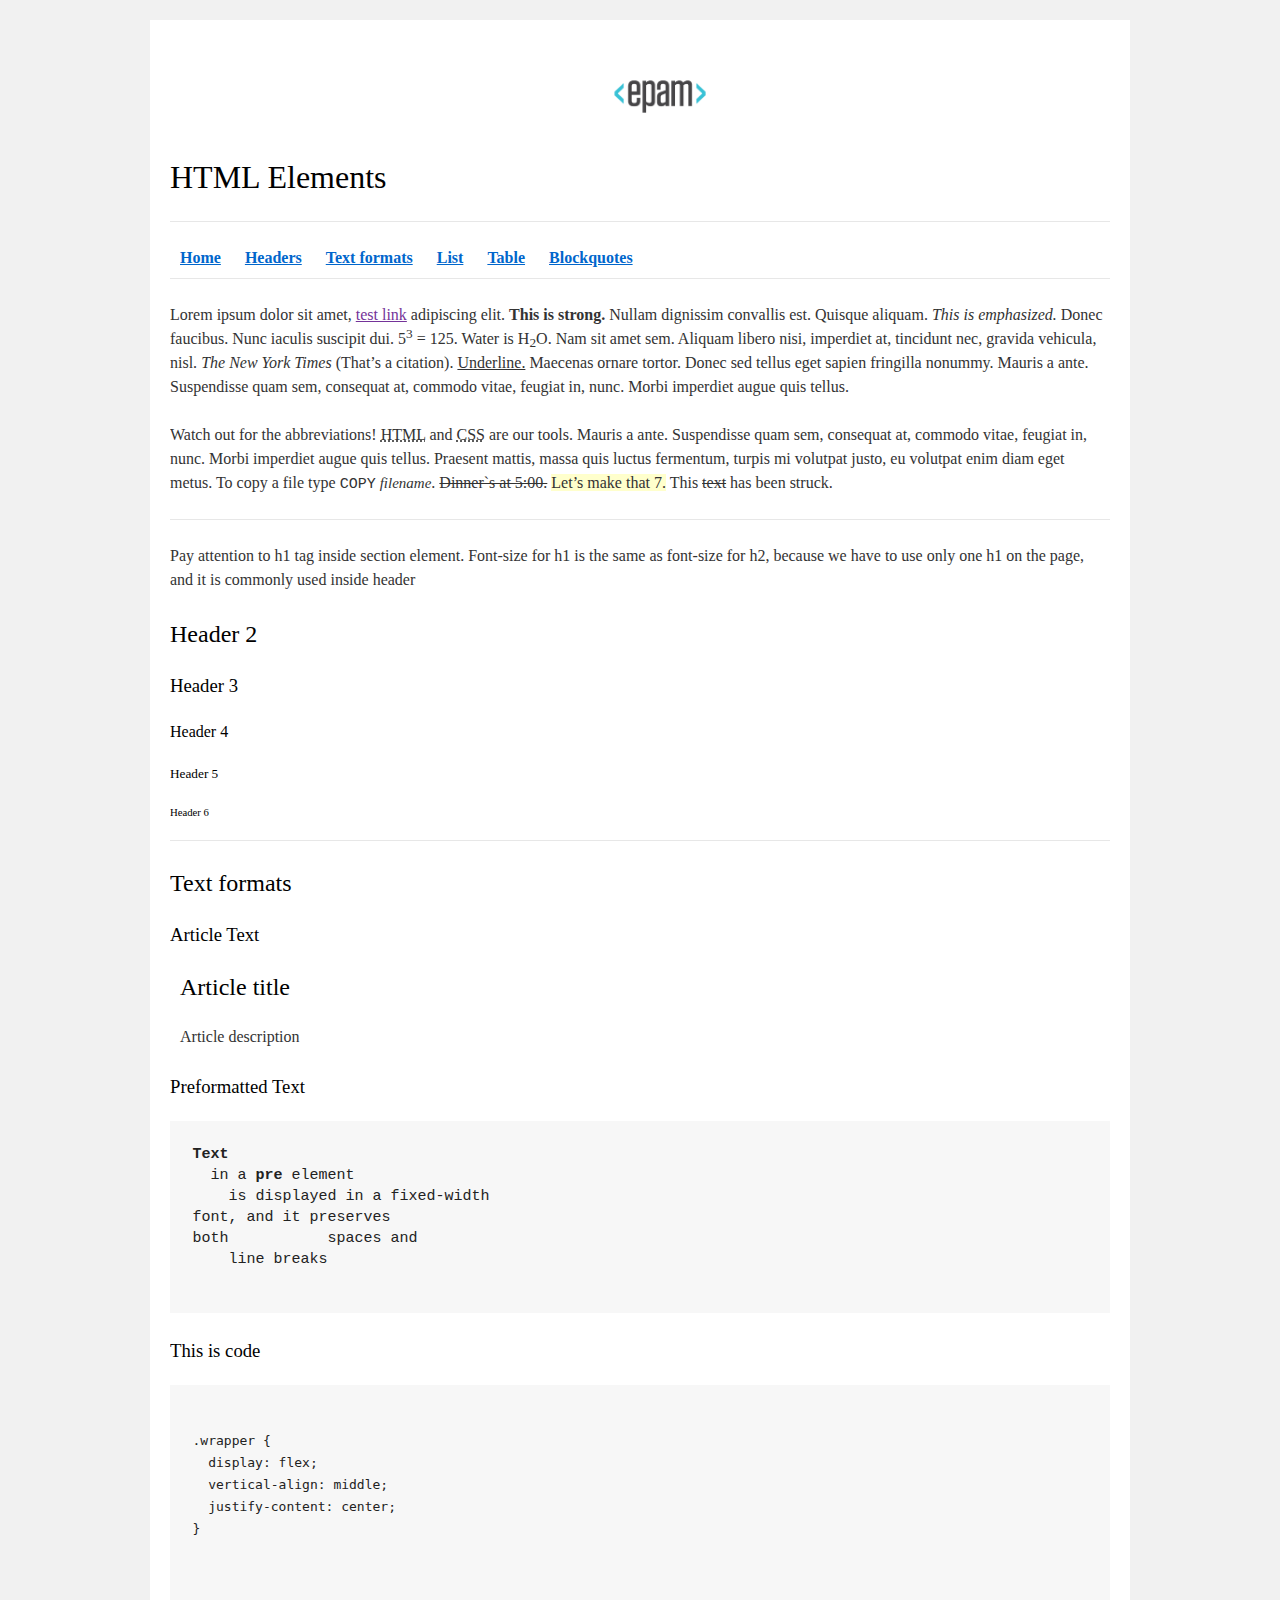
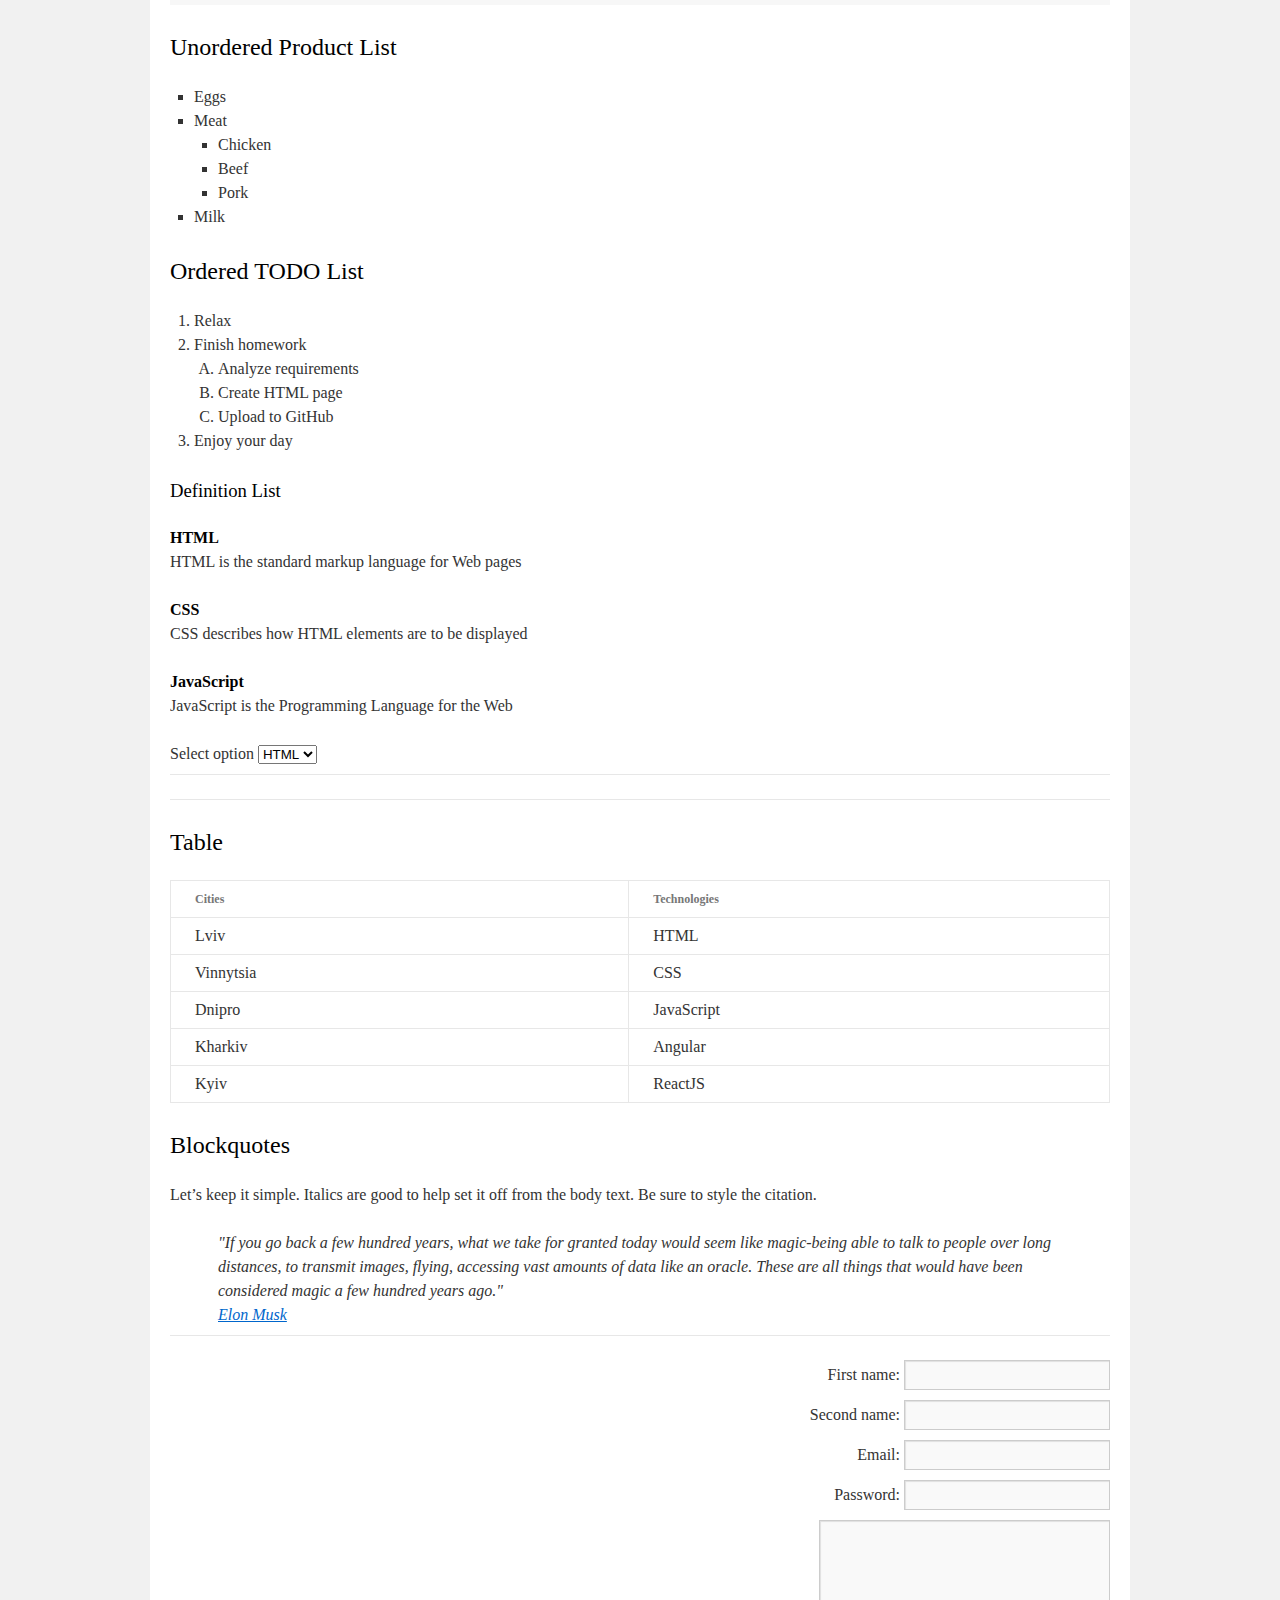
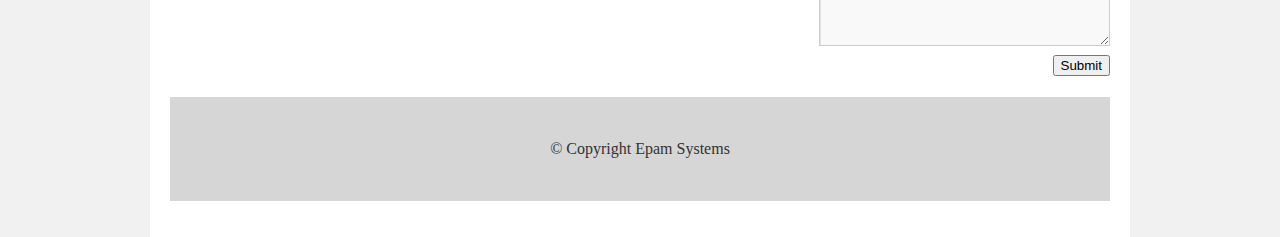
<file: FL11_HW1/homework/index.html>
<!DOCTYPE html>
<html lang="en">

<head>
  <meta charset="utf-8">
  <title>HTML Basics</title>
  <link rel="stylesheet" href="style.css">
</head>

<body>
  <div id="wrapper">
    <div id="main">
      <div id="container">
        <div id="content" role="main">
          <header id="home">
            <img src="logo.png" alt="EPAM Logo">
            <h1>HTML Elements</h1>
            <hr>
            <nav>
              <a href="#home"><b>Home</b></a>
              <a href="#headers"><b>Headers</b></a>
              <a href="#text"><b>Text formats</b></a>
              <a href="#list"><b>List</b></a>
              <a href="#table"><b>Table</b></a>
              <a href="#blockquotes"><b>Blockquotes</b></a>
            </nav>
            <hr>
          </header>
          <div>
            <p>
              Lorem ipsum dolor sit amet, <a href="">test link</a> adipiscing elit. <strong>This is strong.</strong> Nullam dignissim convallis est. Quisque aliquam. <em>This is 
              emphasized.</em> Donec faucibus. Nunc iaculis suscipit dui. 5<sup>3</sup> = 125. Water is H<sub>2</sub>O. Nam sit amet sem. Aliquam libero nisi, imperdiet at, 
              tincidunt nec, gravida vehicula, nisl. <cite>The New York Times</cite> (That&#8217;s a citation). <u>Underline.</u> Maecenas ornare tortor. Donec sed tellus 
              eget sapien fringilla nonummy. Mauris a ante. Suspendisse quam sem, consequat at, commodo vitae, feugiat in, nunc. 
              Morbi imperdiet augue quis tellus.
            </p>
            <p>
              Watch out for the abbreviations! <abbr title="Hyper Text Markup Language">HTML</abbr> and <abbr title="Cascading Style Sheets">CSS</abbr> are our tools. Mauris a ante. Suspendisse quam sem, consequat at, commodo vitae, 
              feugiat in, nunc. Morbi imperdiet augue quis tellus. Praesent mattis, massa quis luctus fermentum, turpis mi volutpat justo, eu 
              volutpat enim diam eget metus. To copy a file type <kbd>COPY</kbd> <var>filename</var>. <del>Dinner`s at 5:00.</del> <ins>Let&#8217;s make that 7.</ins> This <s>text</s> has been struck.
            </p>
          </div>
          <hr>
          <section id="headers">
            <p>
              Pay attention to h1 tag inside section element. Font-size for h1 is the same as font-size for h2, 
              because we have to use only one h1 on the page, and it is commonly used inside header
            </p>
            <h2>Header 2</h2>
            <h3>Header 3</h3>
            <h4>Header 4</h4>
            <h5>Header 5</h5>
            <h6>Header 6</h6>
          </section>
          <hr>
          <section id="text">
            <h2>Text formats</h2>
            <h3>Article Text</h3>
            <article>
              <header>
                <h2>Article title</h2>
              </header>
              <p>Article description</p>
            </article>
            <h3>Preformatted Text</h3>
            <pre>
<b>Text</b>
  in a <b>pre</b> element
    is displayed in a fixed-width
font, and it preserves
both           spaces and
    line breaks
            </pre>
            <h3>This is code</h3>
            <pre>
              <code>
.wrapper {
  display: flex;
  vertical-align: middle;
  justify-content: center;
}
              </code>
            </pre>
          </section>
          <section id="list">
            <h2>Unordered Product List</h2>
            <ul>
              <li>Eggs</li>
              <li>Meat
                <ul>
                  <li>Chicken</li>
                  <li>Beef</li>
                  <li>Pork</li>
                </ul>
              </li>
              <li>Milk</li>
            </ul>
            <h2>Ordered TODO List</h2>
            <ol>
              <li>Relax</li>
              <li>Finish homework
                <ol>
                  <li>Analyze requirements</li>
                  <li>Create HTML page</li>
                  <li>Upload to GitHub</li>
                </ol>
              </li>
              <li>Enjoy your day</li>
            </ol>
            <h3>Definition List</h3>
            <dl>
              <dt>HTML</dt>
                <dd>HTML is the standard markup language for Web pages</dd>
              <dt>CSS</dt>
                <dd>CSS describes how HTML elements are to be displayed</dd>
              <dt>JavaScript</dt>
                <dd>JavaScript is the Programming Language for the Web</dd>
            </dl>
            <label>
              Select option
              <select name="select">
                <option value="HTML">HTML</option>
                <option value="CSS">CSS</option>
                <option value="JS">JS</option>
              </select>
            </label>
          </section>
          <hr>
          <hr>
          <section id="table">
            <h2>Table</h2>
            <table>
              <thead>
                <tr>
                  <th>Cities</th>
                  <th>Technologies</th>
                </tr>
              </thead>
                <tbody>
                  <tr>
                    <td>Lviv</td>
                    <td>HTML</td>
                  </tr>
                  <tr>
                    <td>Vinnytsia</td>
                    <td>CSS</td>
                  </tr>
                  <tr>
                    <td>Dnipro</td>
                    <td>JavaScript</td>
                  </tr>
                  <tr>
                    <td>Kharkiv</td>
                    <td>Angular</td>
                  </tr>
                  <tr>
                    <td>Kyiv</td>
                    <td>ReactJS</td>
                  </tr>
              </tbody>
            </table>
          </section>
          <section id="blockquotes">
            <h2>Blockquotes</h2>
            <p>Let&#8217;s keep it simple. Italics are good to help set it off from the body text. Be sure to style the citation.</p>
            <blockquote>
            "If you go back a few hundred years, what we take for granted today would seem like magic-being able 
            to talk to people over long distances, to transmit images, flying, accessing vast amounts of data 
            like an oracle. These are all things that would have been considered magic a few hundred years ago." 
            <br>
            <a href="#">Elon Musk</a>
            </blockquote>
          </section>
          <hr>
            <form action="#">
              <label for="firstName">First name:</label>
              <input type="text" id="firstName" name="u_f_name">
              <br>
              <label for="secondName">Second name:</label>
              <input type="text" id="secondName" name="u_s_name">
              <br>
              <label for="userEmail">Email:</label>
              <input type="email" id="userEmail" name="u_email">
              <br>
              <label for="userPassword">Password:</label>
              <input type="password" id="userPassword" name="u_password">
              <br>
              <textarea name="textarea" cols="30" rows="5"></textarea>
              <br>
              <button type="submit" name="submit">Submit</button>
            </form>
          <footer>
            <div>
              &copy; Copyright Epam Systems
            </div>
          </footer>
        </div>
      </div>
    </div>
  </div>
</body>

</html>
</file>
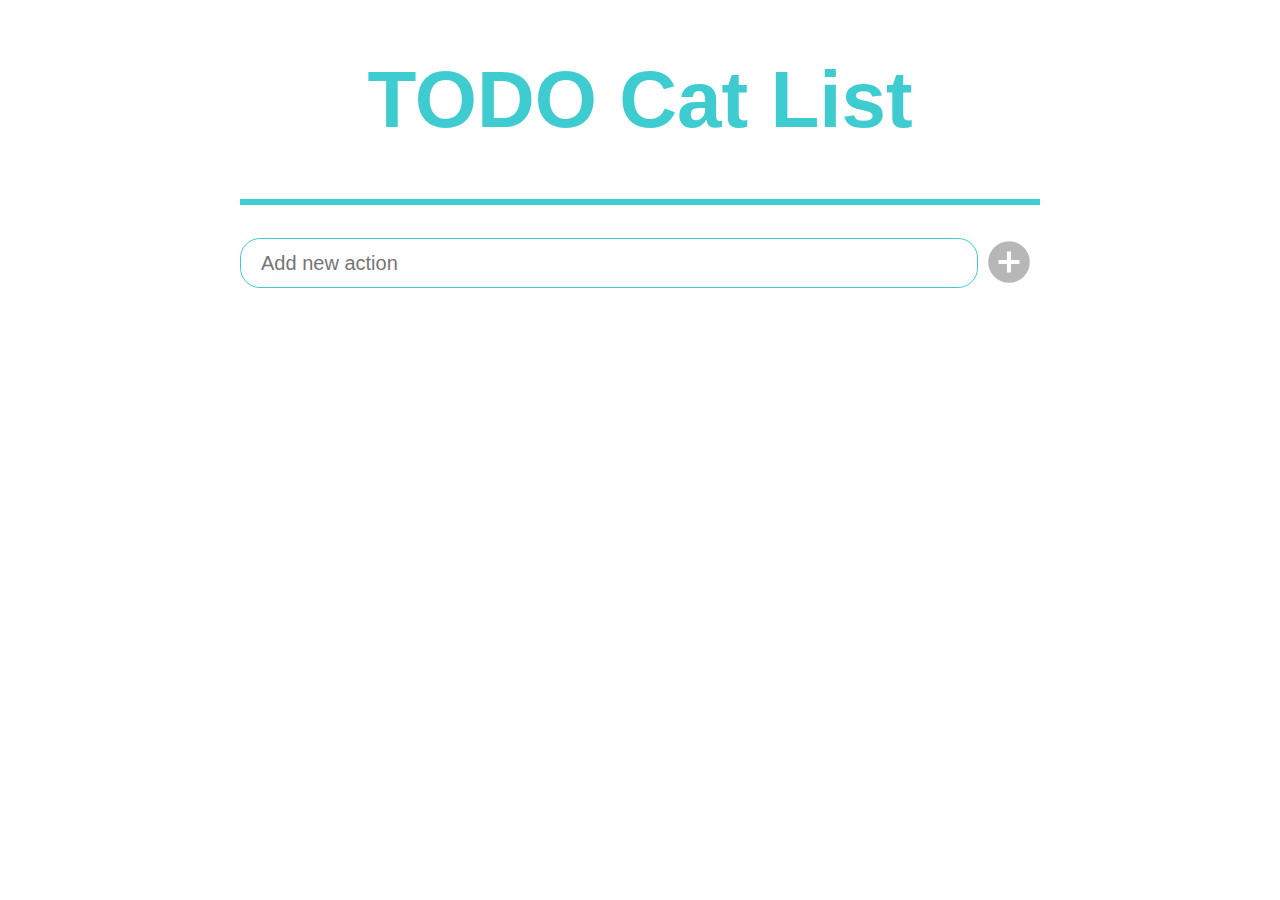
<file: FL11_HW11/homework/index.html>
<!DOCTYPE html>
<html lang="en">
<head>
  <meta charset="UTF-8">
  <title>TODO Cat List</title>
  <link rel="stylesheet" href="./assets/material-icons/material-icons.css">
  <link rel="stylesheet" href="./assets/styles.css">
</head>
<body>
  <div id="root">
    <div id="header">
      <h1>TODO Cat List</h1>
    </div>
    <hr>
    <div class="input-block">
      <input id="new-action" type="text" name="new-action" placeholder="Add new action">
      <button id="add-btn">
        <i class="material-icons">add_circle</i>
      </button>
    </div>
    <ul id="task-list">
      <li></li>
    </ul>
  </div>
  <script src="./src/app.js"></script>
</body>
</html>
</file>
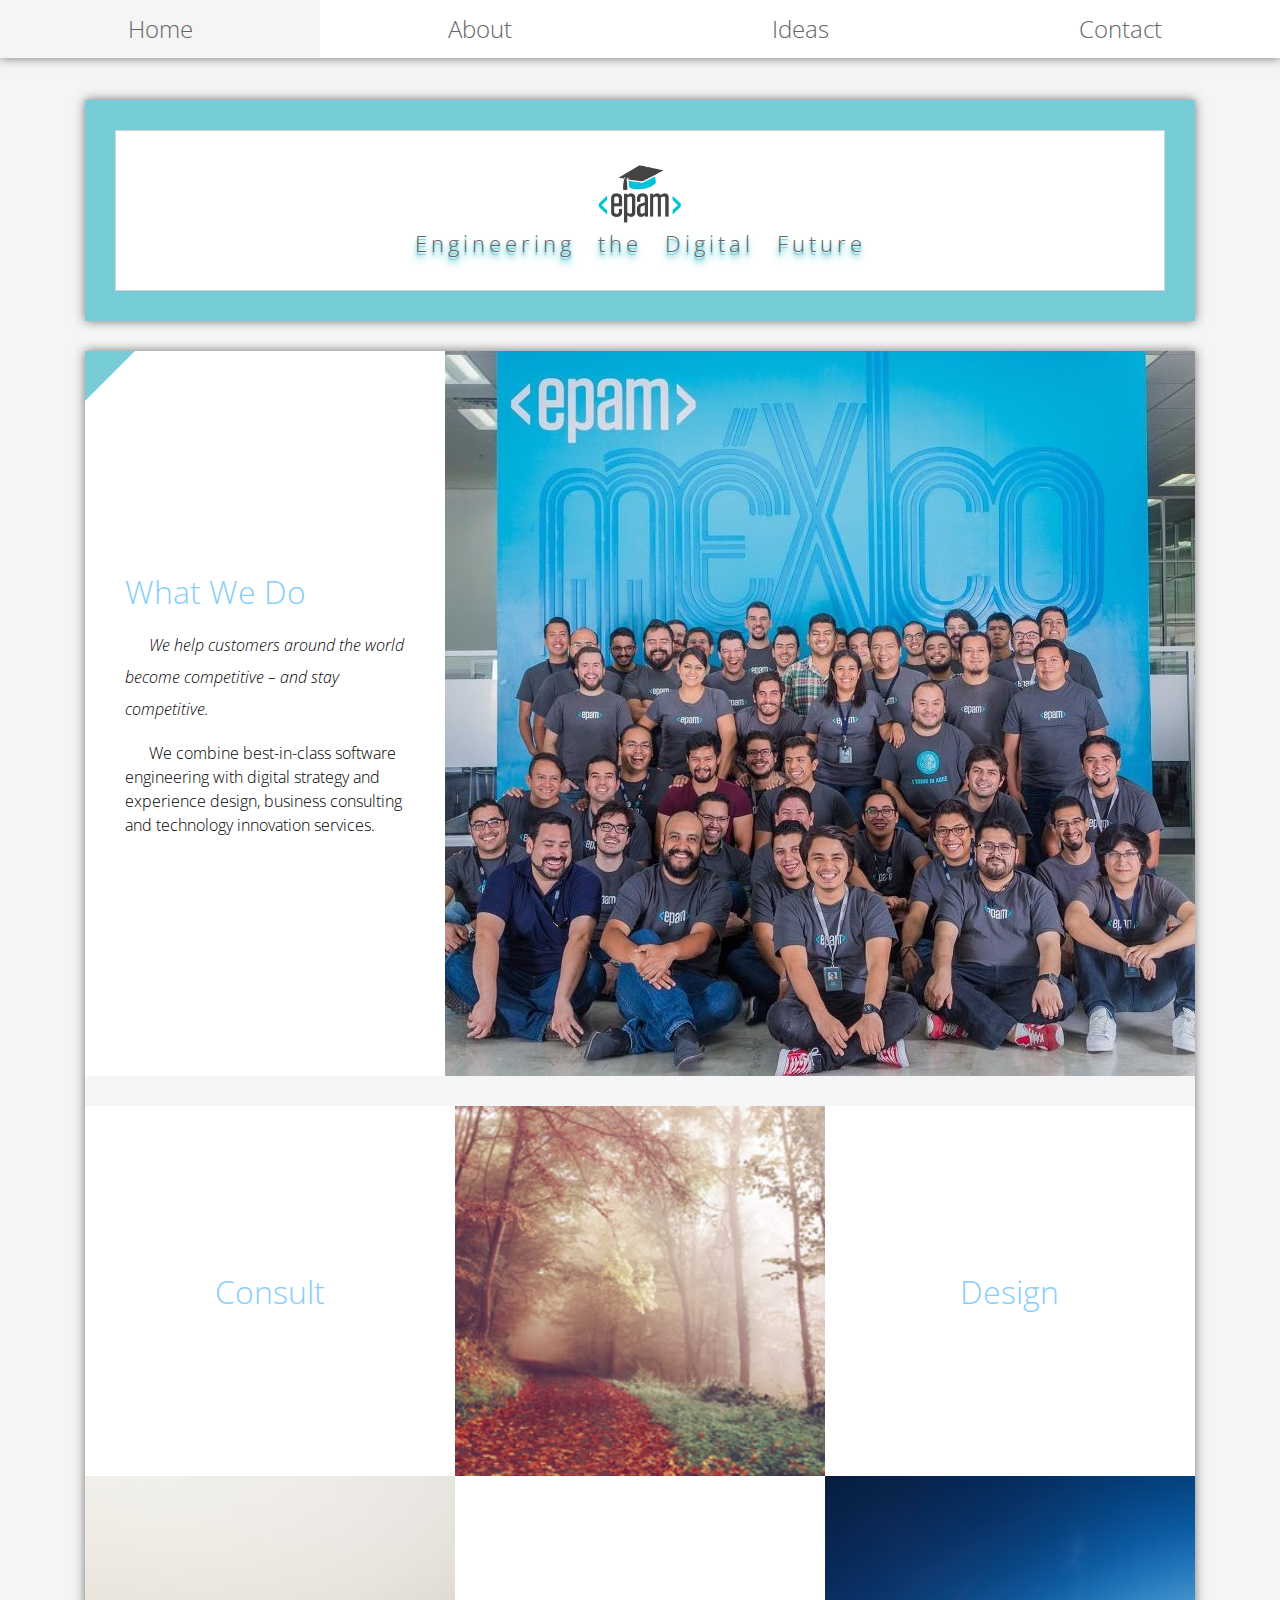
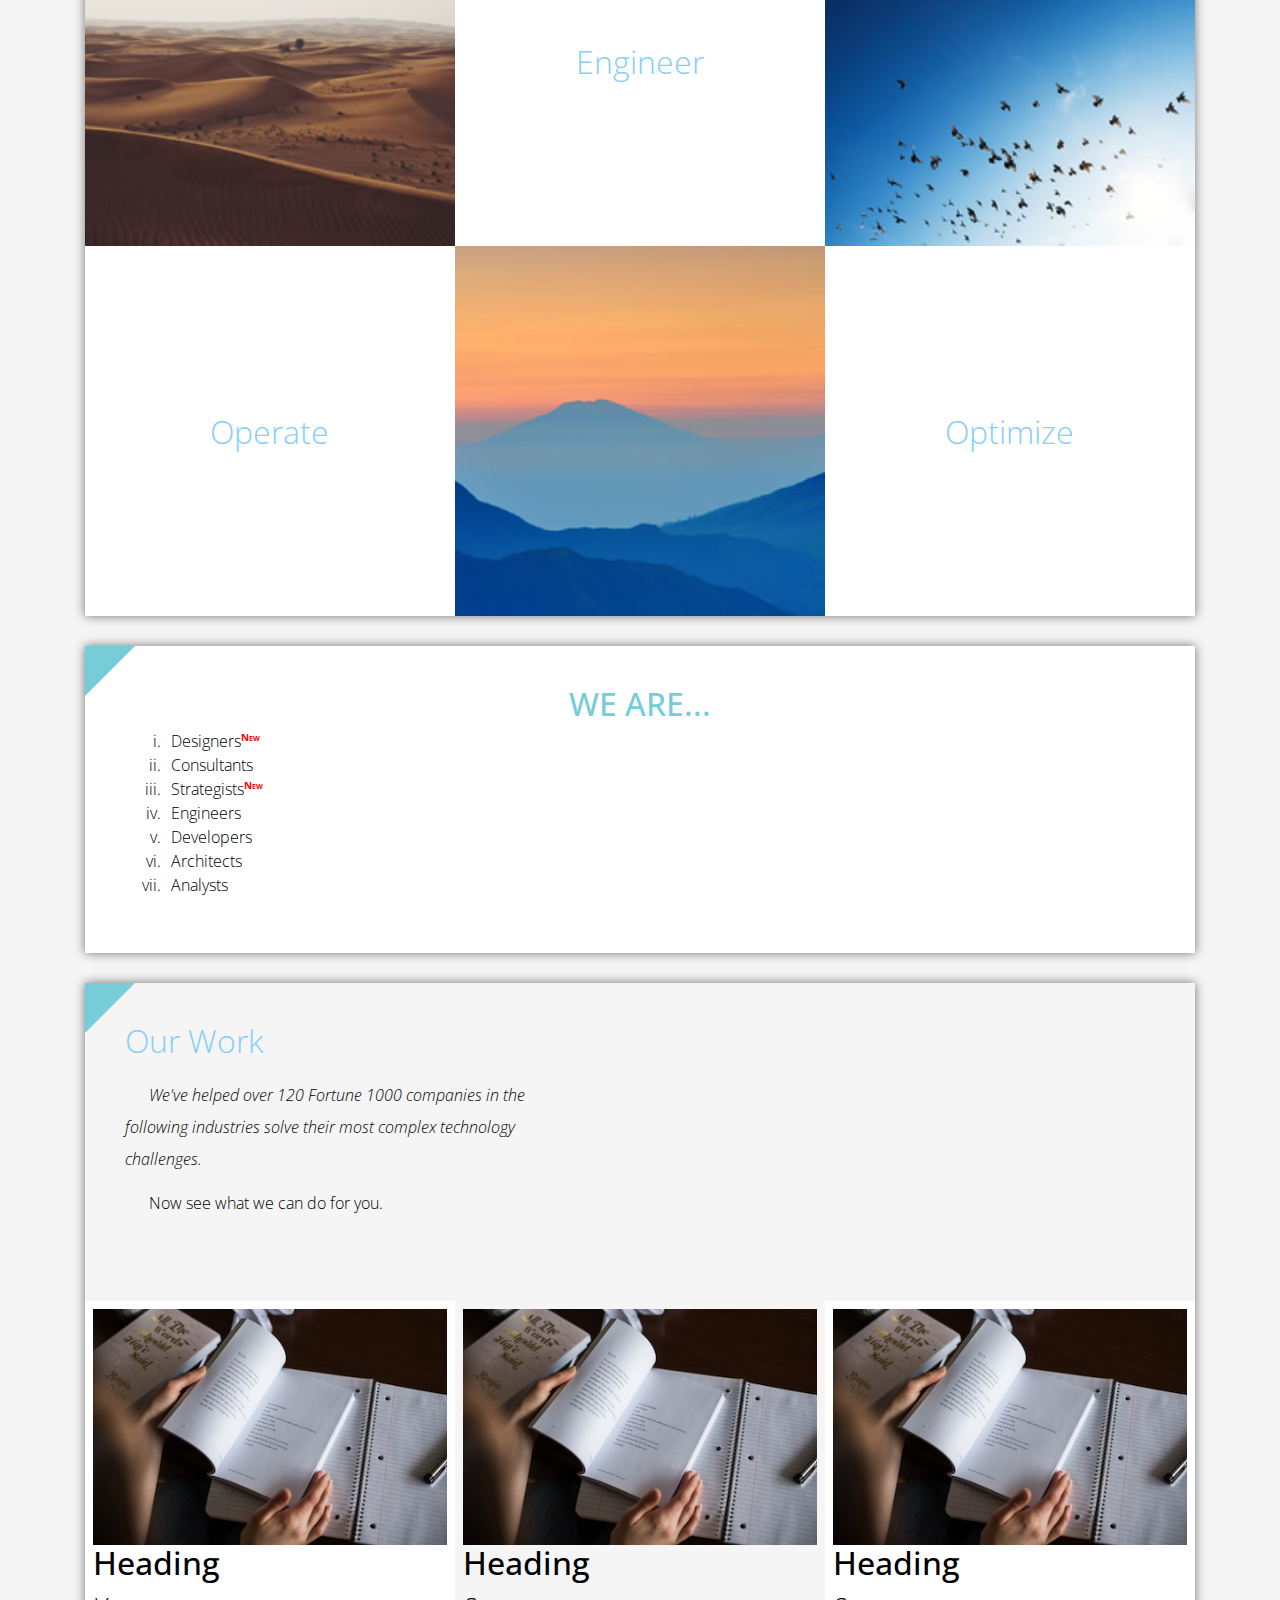
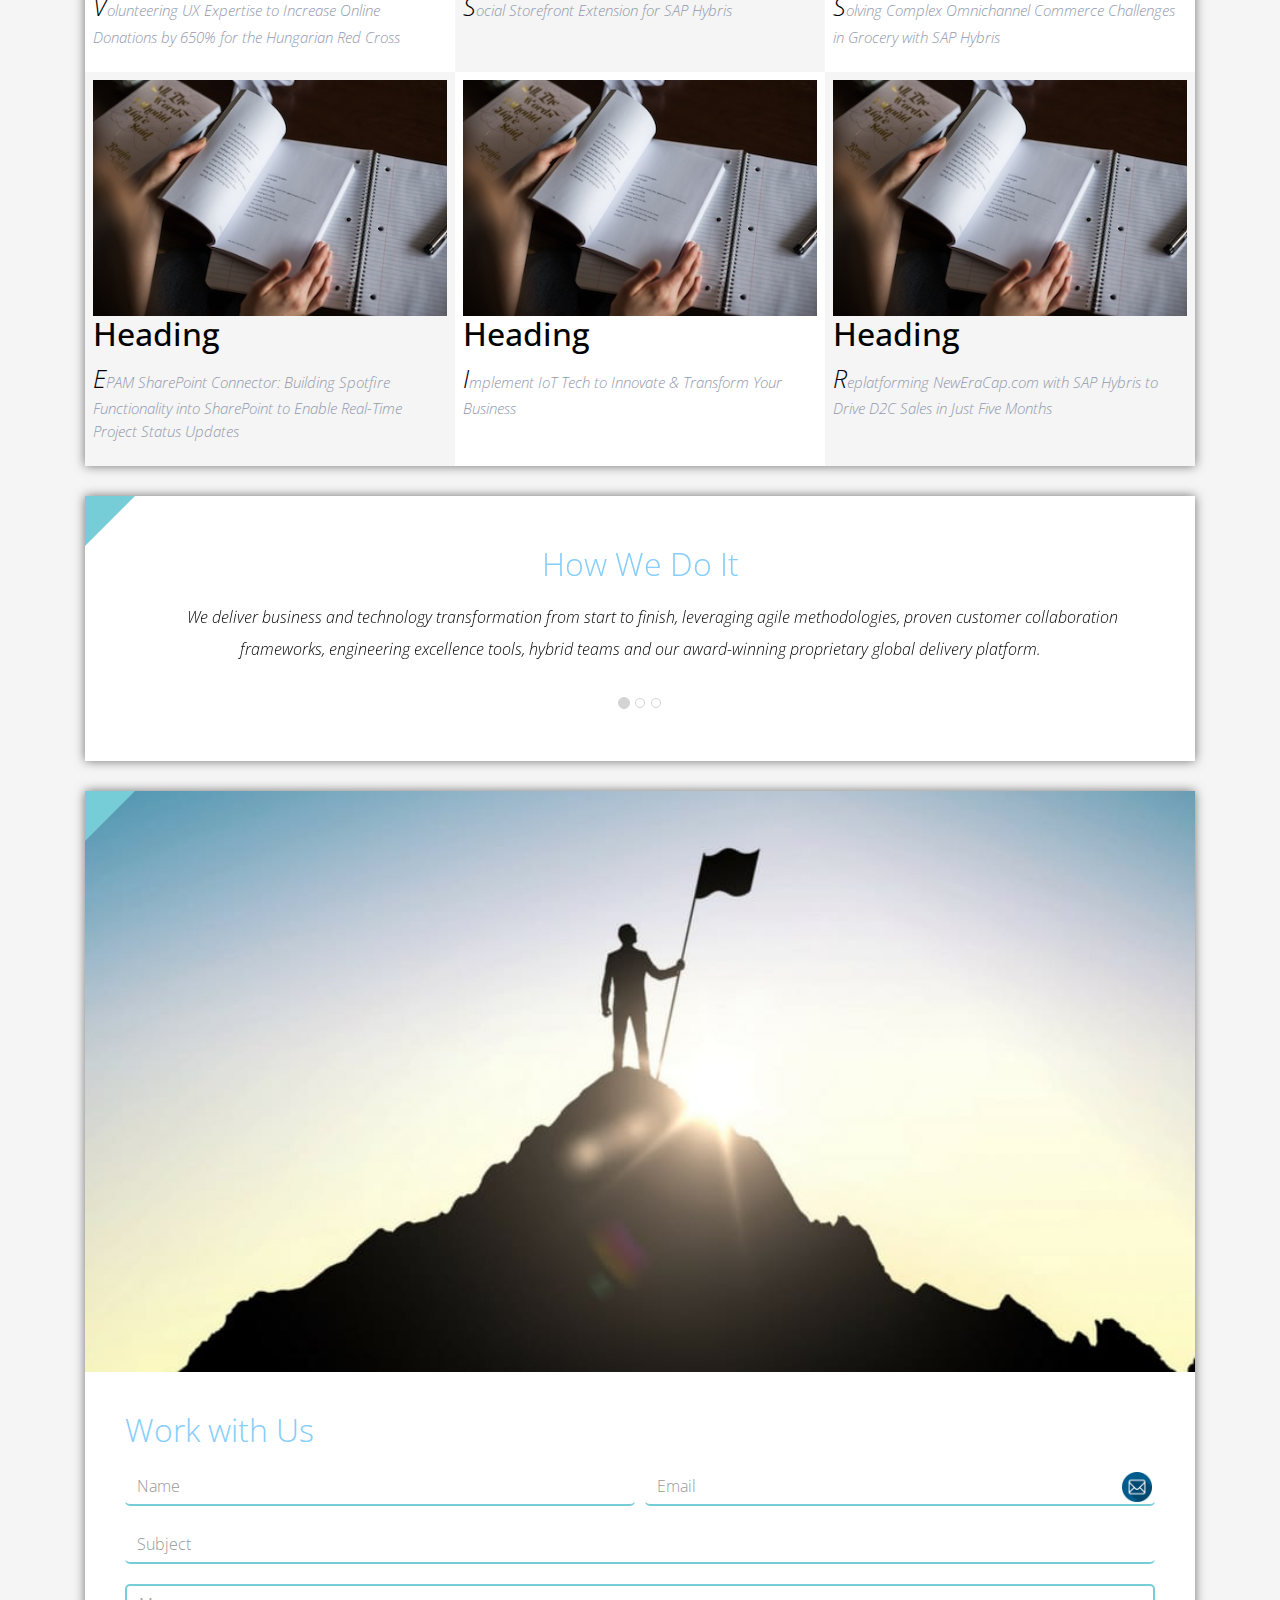
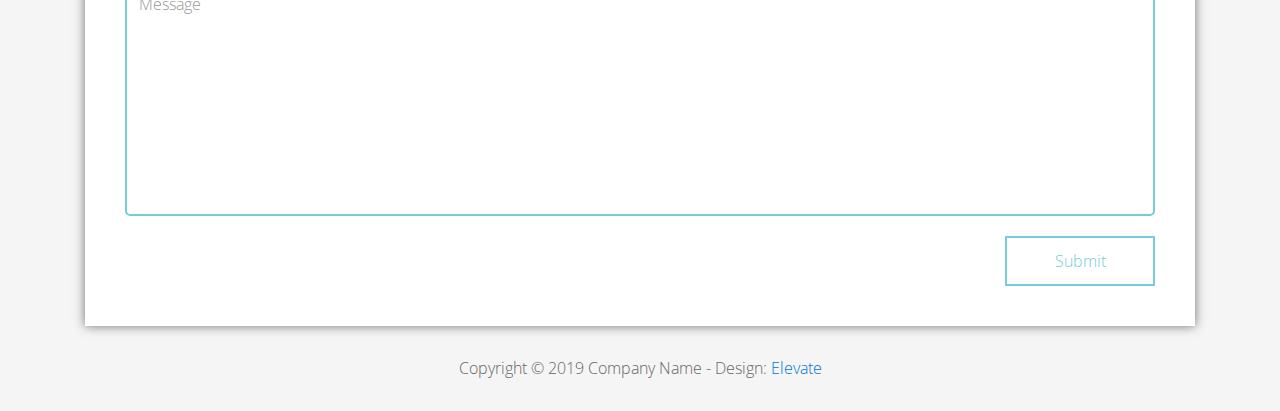
<file: FL11_HW2/homework/index.html>
<!DOCTYPE html>
<html lang="en">
<head>
  <meta charset="utf-8">
  <meta http-equiv="X-UA-Compatible" content="IE=edge">
  <meta name="viewport" content="width=device-width, initial-scale=1">

  <title>CSS Basics HW</title>



  <!-- load stylesheets -->
  <link rel="stylesheet" href="http://fonts.googleapis.com/css?family=Open+Sans:300,400">
  <!-- Google web font "Open Sans" -->
  <link rel="stylesheet" href="css/bootstrap.min.css">
  <!-- Bootstrap style -->
  <link rel="stylesheet" href="css/general.css">
  <link rel="stylesheet" href="css/style.css">
  <!-- Templatemo style -->
</head>

<body>
<div class="container">

  <div class="tm-sidebar">
    <nav class="tm-main-nav">
      <ul>
        <li class="tm-nav-item"><a href="#home" class="tm-nav-item-link">Home</a></li>
        <li class="tm-nav-item"><a href="#about" class="tm-nav-item-link">About</a></li>
        <li class="tm-nav-item"><a href="#ideas" class="tm-nav-item-link">Ideas</a></li>
        <li class="tm-nav-item"><a href="#contact" class="tm-nav-item-link">Contact</a></li>
      </ul>
    </nav>
  </div>

  <div class="tm-main-content">

    <div id="home" class="tm-content-box tm-content-header margin-b-10">
      <div class="tm-banner">
        <div class="tm-banner-inner">
          <img src="img/epam_logo.png" width="100" alt="">
          <p class="tm-banner-text">Engineering the Digital Future</p>
        </div>
      </div>
    </div>

    <section>
      <div class="tm-content-box flex-2-col">

        <div class="padding-medium flex-item tm-team-description-container flex-item">
          <h2 class="tm-section-title">What We Do</h2>
          <p class="tm-section-description">We help customers around the world become competitive – and stay competitive.</p>
          <p class="tm-section-description"> We combine best-in-class software engineering with digital strategy and experience design, business consulting and technology innovation services.</p>
        </div>
        <div class="flex-item tm-team-img">
          <img src="img/epam-mexico.jpg" alt="epam-mexico">
        </div>

      </div>

      <div id="about" class="tm-content-box">

        <ul class="boxes gallery-container">
          <li class="box box-bg">
            <h2 class="tm-section-title tm-section-title-box tm-box-bg-title">Consult</h2>
          </li>
          <li class="box">
            <a href="img/idea-large-01.jpg">
              <img src="img/idea-01.jpg" alt="Image" class="img-fluid thumbnail box-img">
            </a>
          </li>
          <li class="box box-bg">
            <h2 class="tm-section-title tm-section-title-box tm-box-bg-title">Design</h2>
          </li>
          <li class="box">
            <a href="img/idea-large-02.jpg">
              <img src="img/idea-02.jpg" alt="Image" class="img-fluid thumbnail box-img">
            </a>
          </li>
          <li class="box box-bg">
            <h2 class="tm-section-title tm-section-title-box tm-box-bg-title">Engineer</h2>
          </li>
          <li class="box">
            <a href="img/idea-large-03.jpg">
              <img src="img/idea-03.jpg" alt="Image" class="img-fluid thumbnail box-img">
            </a>
          </li>
          <li class="box box-bg">
            <h2 class="tm-section-title tm-section-title-box tm-box-bg-title">Operate</h2>
          </li>
          <li class="box">
            <a href="img/idea-large-04.jpg">
              <img src="img/idea-04.jpg" alt="Image" class="img-fluid thumbnail box-img">
            </a>
          </li>
          <li class="box box-bg">
            <h2 class="tm-section-title tm-section-title-box tm-box-bg-title">Optimize</h2>
          </li>
        </ul>

      </div>

    </section>

    <!-- slider -->
    <section class="heading tm-content-box">
      <div class="padding-medium">
        <h2> WE ARE...</h2>
        <ol>
          <li><a href="index.html" class="text">Designers</a></li>
          <li><a href="index.html">Consultants</a></li>
          <li><a href="#" class="text">Strategists</a></li>
          <li><a href="#">Engineers</a></li>
          <li><a href="#">Developers</a></li>
          <li><a href="#">Architects</a></li>
          <li><a href="#">Analysts</a></li>
        </ol>
      </div>
    </section>

    <section class="blocks">
      <div class="padding-medium flex-item tm-team-description-container">
        <h2 class="tm-section-title">Our Work</h2>
        <p class="tm-section-description">We've helped over 120 Fortune 1000 companies in the following industries solve their most complex technology challenges. </p>
        <p class="tm-section-description"> Now see what we can do for you.</p>
      </div>
      <div class="tm-content-box flex-2-col">
      </div>
      <div  class="tm-content-box">
        <ul class="boxes gallery-container">
          <li class="box box-work">
            <img src="img/study.jpeg" alt="Image" class="img-fluid">
            <div>
              <h2>Heading</h2>
              <p>Volunteering UX Expertise to Increase Online Donations by 650% for the Hungarian Red Cross</p>
            </div>
          </li>
          <li class="box box-work">
            <img src="img/study.jpeg" alt="Image" class="img-fluid">
            <div>
              <h2>Heading</h2>
              <p>Social Storefront Extension for SAP Hybris</p>
            </div>
          </li>
          <li class="box box-work">
            <img src="img/study.jpeg" alt="Image" class="img-fluid">
            <div>
              <h2>Heading</h2>
              <p>Solving Complex Omnichannel Commerce Challenges in Grocery with SAP Hybris</p>
            </div>
          </li>
          <li class="box box-work">
            <img src="img/study.jpeg" alt="Image" class="img-fluid">
            <div>
              <h2>Heading</h2>
              <p>EPAM SharePoint Connector: Building Spotfire Functionality into SharePoint to Enable Real-Time Project Status Updates</p>
            </div>
          </li>
          <li class="box box-work">
            <img src="img/study.jpeg" alt="Image" class="img-fluid">
            <div>
              <h2>Heading</h2>
              <p>Implement IoT Tech to Innovate &amp; Transform Your Business</p>
            </div>
          </li>
          <li class="box box-work">
            <img src="img/study.jpeg" alt="Image" class="img-fluid">
            <div>
              <h2>Heading</h2>
              <p>Replatforming NewEraCap.com with SAP Hybris to Drive D2C Sales in Just Five Months</p>
            </div>
          </li>
        </ul>

      </div>
    </section>

    <section id="ideas">
      <div id="tmCarousel" class="carousel slide tm-content-box" data-ride="carousel">

        <ol class="carousel-indicators">
          <li data-target="#tmCarousel" data-slide-to="0" class="active"></li>
          <li data-target="#tmCarousel" data-slide-to="1" class=""></li>
          <li data-target="#tmCarousel" data-slide-to="2" class=""></li>
        </ol>

        <div class="carousel-inner" role="listbox">

          <div class="carousel-item active">
            <div class="carousel-content">
              <div class="flex-item">
                <h2 class="tm-section-title">How We Do It</h2>
                <p class="tm-section-description carousel-description">We deliver business and technology transformation from start to finish, leveraging agile methodologies, proven customer collaboration frameworks, engineering excellence tools, hybrid teams and our award-winning proprietary global delivery platform.</p>
              </div>
            </div>
          </div>

          <div class="carousel-item">
            <div class="carousel-content">
              <div class="flex-item">
                <h2 class="tm-section-title">Our Clients</h2>
                <p class="tm-section-description carousel-description">Lorem ipsum dolor sit amet,
                  consectetur adipiscing elit. Quisque vel nisi pharetra nibh varius pharetra ac
                  sagittis nisi. Etiam pharetra vestibulum hendrerit. Pellentesque interdum metus
                  sed massa rutrum.</p>
              </div>
            </div>
          </div>

          <div class="carousel-item">
            <div class="carousel-content">
              <div class="flex-item">
                <h2 class="tm-section-title">Our Projects</h2>
                <p class="tm-section-description carousel-description">Donec ex libero, fringilla
                  vitae purus sit amet, rhoncus pharetra lorem. Pellentesque id sem id lacus
                  ultricies vehicula. Aliquam rutrum mi non. Pellentesque interdum metus sed massa
                  rutrum.</p>
              </div>
            </div>
          </div>

        </div>

      </div>
    </section>

    <section class="tm-content-box">
      <img src="img/contact-us.jpg" alt="Contact image" class="img-fluid img-contact-us">

      <div id="contact" class="padding-medium">
        <h2 class="tm-section-title">Work with Us</h2>
        <form action="#contact" method="get" class="contact-form">

          <div class="form-group col-xs-12 col-sm-12 col-md-6 col-lg-6 form-group-2-col-left">
            <input type="text" id="contact_name" name="contact_name" class="form-control"
                   placeholder="Name" required/>
          </div>
          <div class="form-group col-xs-12 col-sm-12 col-md-6 col-lg-6 form-group-2-col-right mandatory-field">
            <input type="email" id="contact_email" name="contact_email" class="form-control"
                   placeholder="Email" required/>
          </div>
          <div class="form-group">
            <input type="text" id="contact_subject" name="contact_subject" class="form-control"
                   placeholder="Subject" required/>
          </div>
          <div class="form-group">
            <textarea id="contact_message" name="contact_message" class="form-control" rows="9"
                      placeholder="Message" required></textarea>
          </div>

          <button type="submit" class="btn btn-primary submit-btn">Submit</button>

        </form>
      </div>
    </section>

    <footer class="tm-footer">
      <p class="text-xs-center">Copyright &copy; 2019 Company Name

        - Design: <a rel="nofollow" href="http://www.templatemo.com/tm-481-elevate"
                     target="_parent">Elevate</a></p>
    </footer>

  </div>

</div>

</body>
</html>
</file>
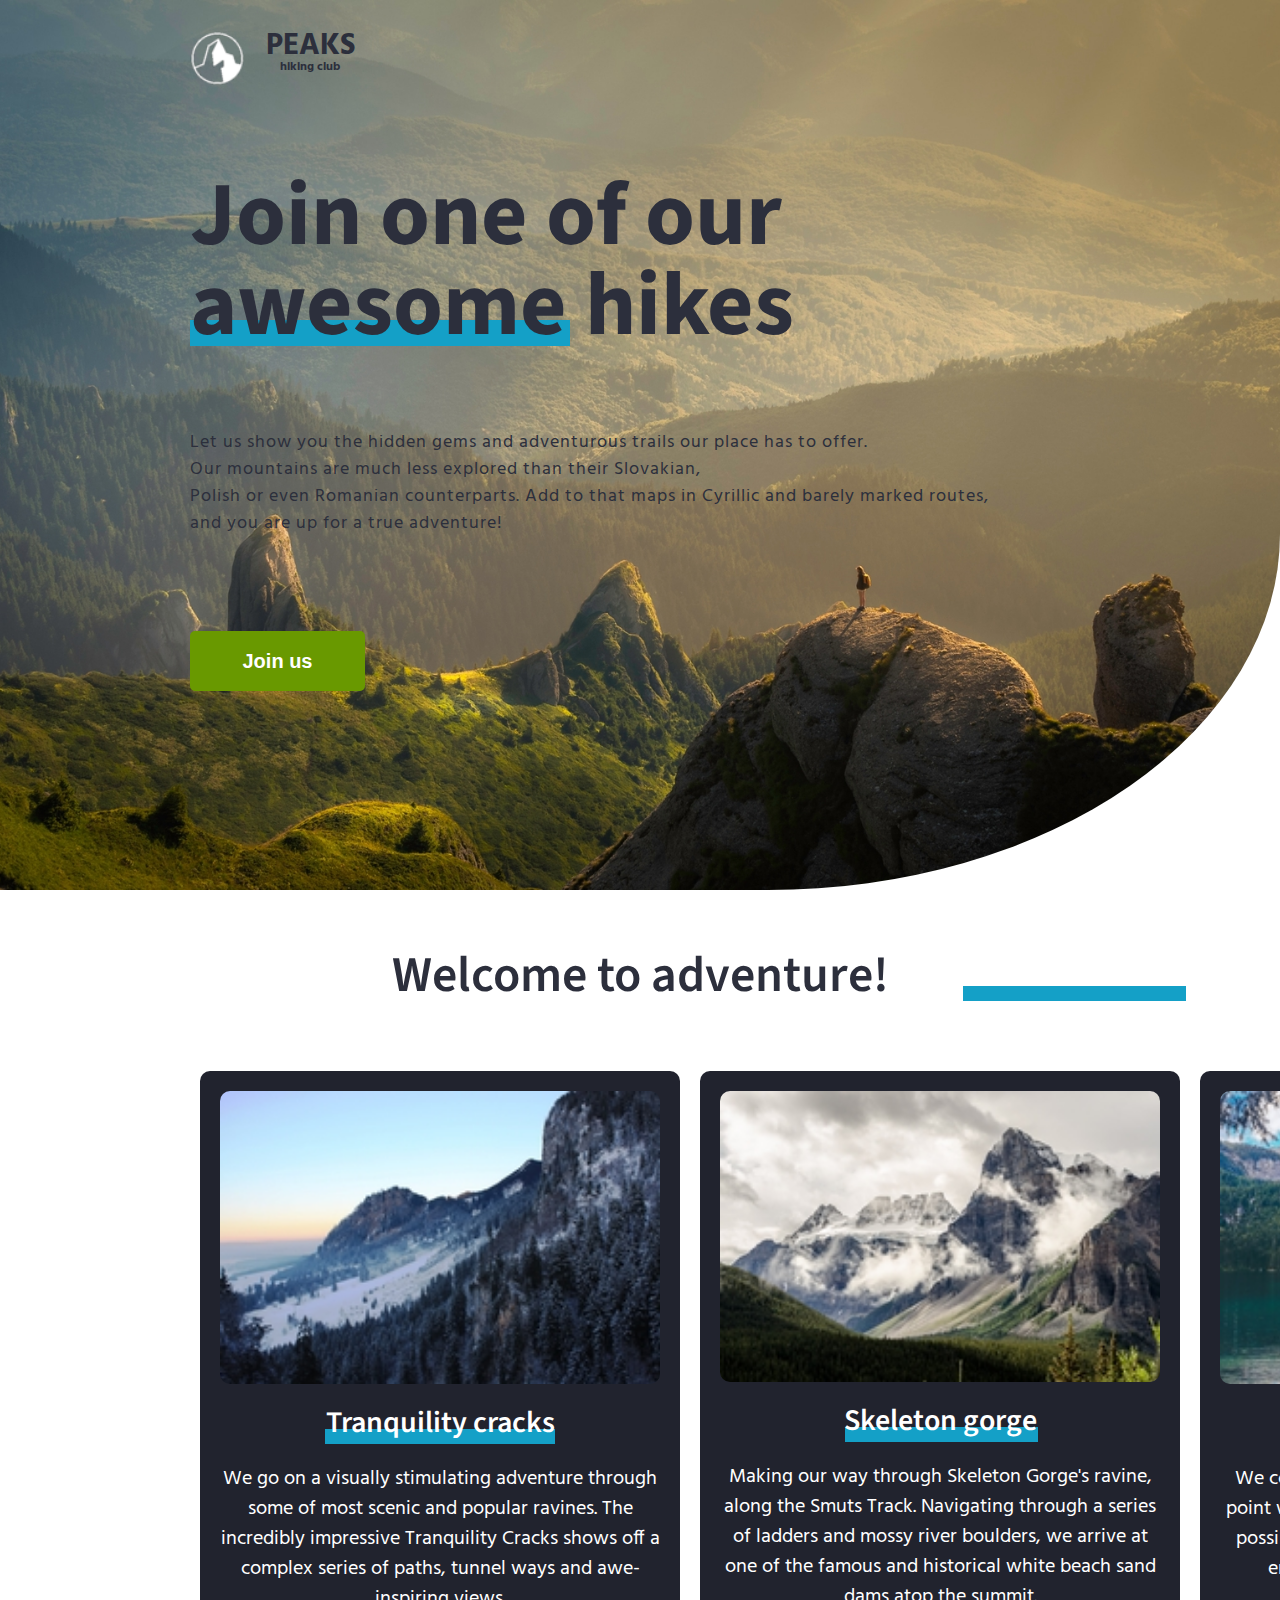
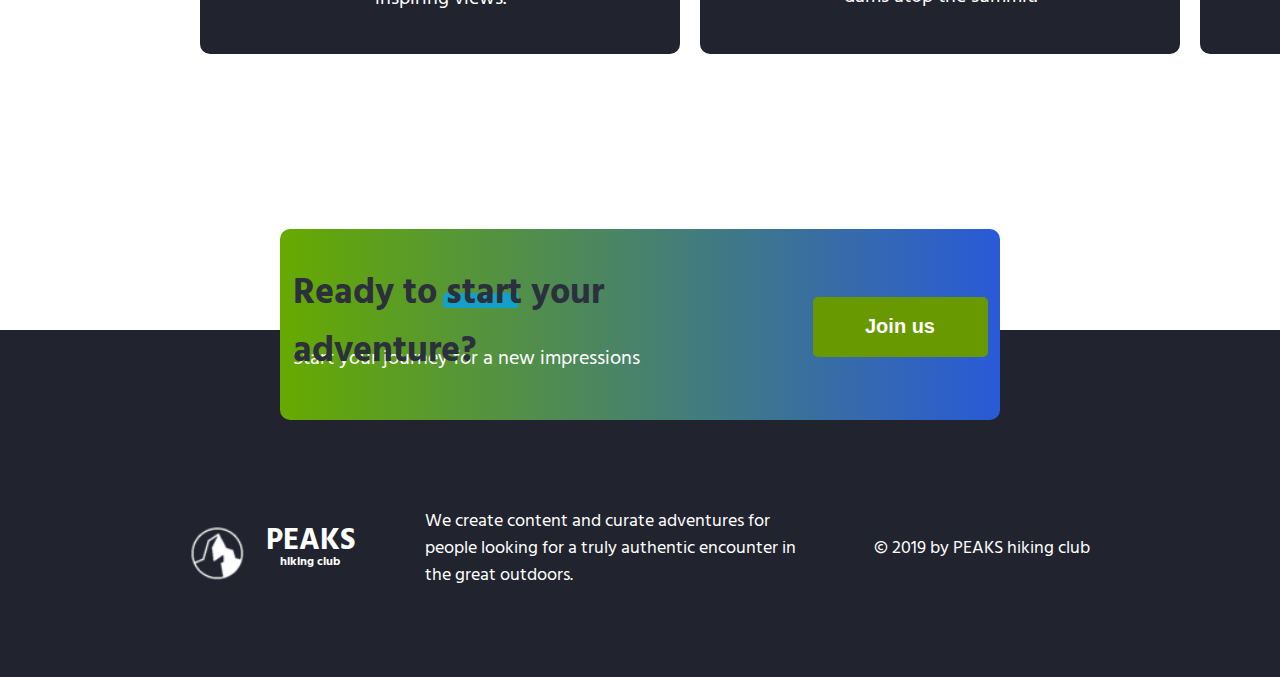
<file: FL11_HW3/homework/index.html>
<!DOCTYPE html>
<html lang="en">

  <head>
    <meta charset="UTF-8">
    <meta name="viewport" content="width=device-width, initial-scale=1.0">
    <meta http-equiv="X-UA-Compatible" content="ie=edge">
    <link href="https://fonts.googleapis.com/css?family=Hind:400,600%7CSource+Sans+Pro:400,600,700%7CFresca" rel="stylesheet"/>

    <!-- Styles should be switched here: -->

    <link rel="stylesheet" type="text/css" href="css/style1.css">
    <!-- <link rel="stylesheet" type="text/css" href="css/style2.css"> -->

    <title>PEAKS hiking club</title>
  </head>

  <body>
    <header class="header">
      <div class="header-wrap">
        <div class="landing-logo">
          <img src="img/m-logo.png" alt="logo" />
          <p>PEAKS<span>hiking club</span></p>
        </div>
        <p class="header_heading">
          Join one of our awesome hikes
        </p>
        <p class="header_text">
          Let us show you the hidden gems and adventurous trails our place has to offer.
          Our mountains are much less explored than their Slovakian,
          Polish or even Romanian counterparts. Add to that maps in Cyrillic and barely marked routes,
          and you are up for a true adventure!
        </p>
        <button class="header_button">Join us</button>
      </div>
    </header>
    <main class="section">
      <p class="section_text">
        Welcome to adventure!
      </p>
      <div class="section_card_wrap">
        <div class="section_card">
          <img class="section_card_img"
               src="img/m-1.jpg"
               alt="experts"/>
          <p class="section_card_heading">
            Tranquility cracks
            <span class="section_card_underline"></span>
          </p>
          <p class="section_card_text">
            We go on a visually stimulating adventure through some of most scenic and popular ravines.
            The incredibly impressive Tranquility Cracks shows off a complex series of paths, tunnel ways and awe-inspiring views.
          </p>
        </div>
        <div class="section_card">
          <img class="section_card_img"
               src="img/m-2.jpg"
               alt="content formats"/>
          <p class="section_card_heading">
            Skeleton gorge
            <span class="section_card_underline"></span>
          </p>
          <p class="section_card_text">
            Making our way through Skeleton Gorge's ravine, along the Smuts Track.
            Navigating through a series of ladders and mossy river boulders, we arrive at one of the famous and historical white beach sand dams atop the summit.
          </p>
        </div>
        <div class="section_card">
          <img class="section_card_img"
               src="img/m-3.jpg"
               alt="certificate"/>
          <p class="section_card_heading">
            Devils peak
            <span class="section_card_underline"></span>
          </p>
          <p class="section_card_text">
            We commence at the base of the Tafelberg start point walking the contour.
            With unique views and possibly the best vantage point to make out the entire Lion, lying below Table Mountain.
          </p>
        </div>
      </div>
      <div class="section_banner">
        <div class="section_banner_text_wrap">
          <p class="section_banner_heading">
            Ready to start your adventure?
          </p>
          <p class="section_banner_text">
            Start your journey for a new impressions
          </p>
        </div>
        <button class="section_banner_button">Join us</button>
      </div>
    </main>
    <footer class="footer">
      <div class="footer-wrap">
        <div class="footer_logo landing-logo">
          <img src="img/m-logo.png" alt="logo" />
          <p>PEAKS<span>hiking club</span></p>
        </div>
        <p class="footer_text">
          We create content  and curate adventures for  people looking for a truly authentic encounter in the great outdoors.
        </p>
        <span class="footer-cr">
          &copy; 2019 by PEAKS hiking club
        </span>
      </div>
    </footer>
  </body>

</html>
</file>
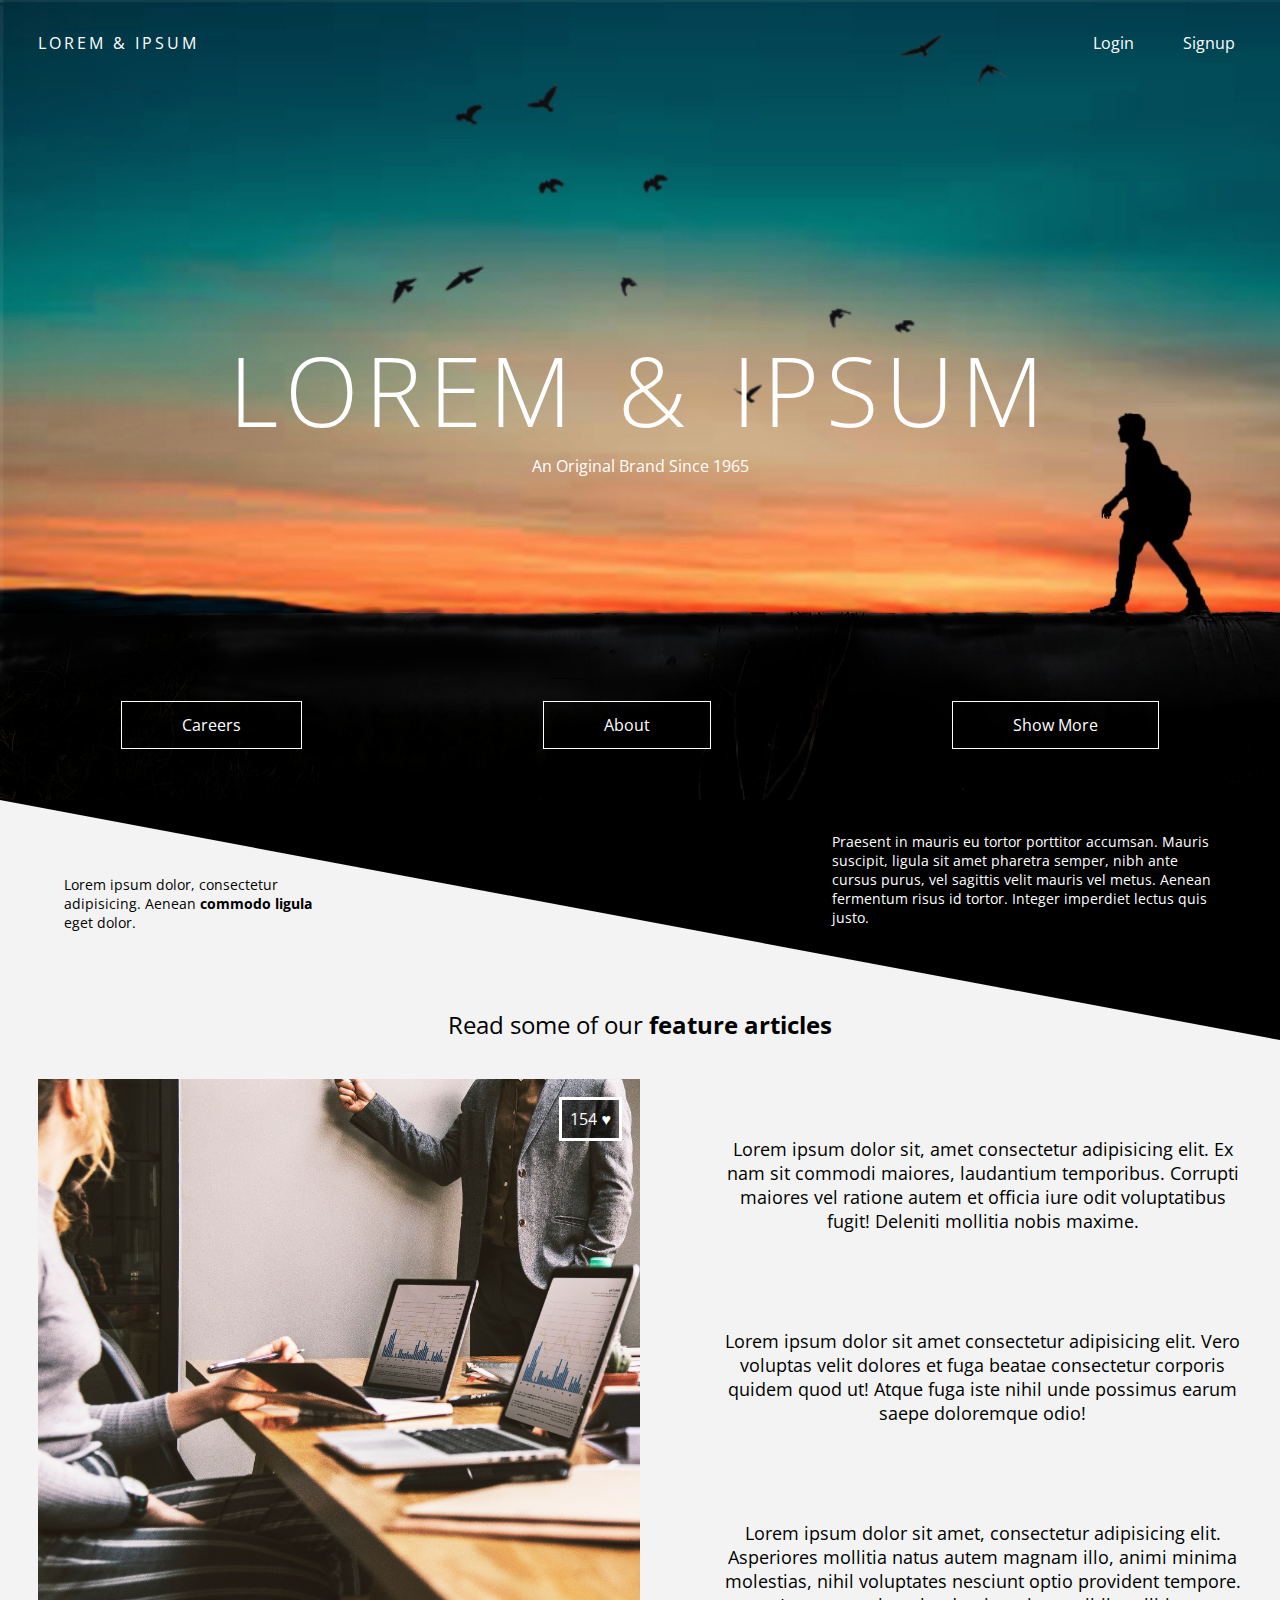
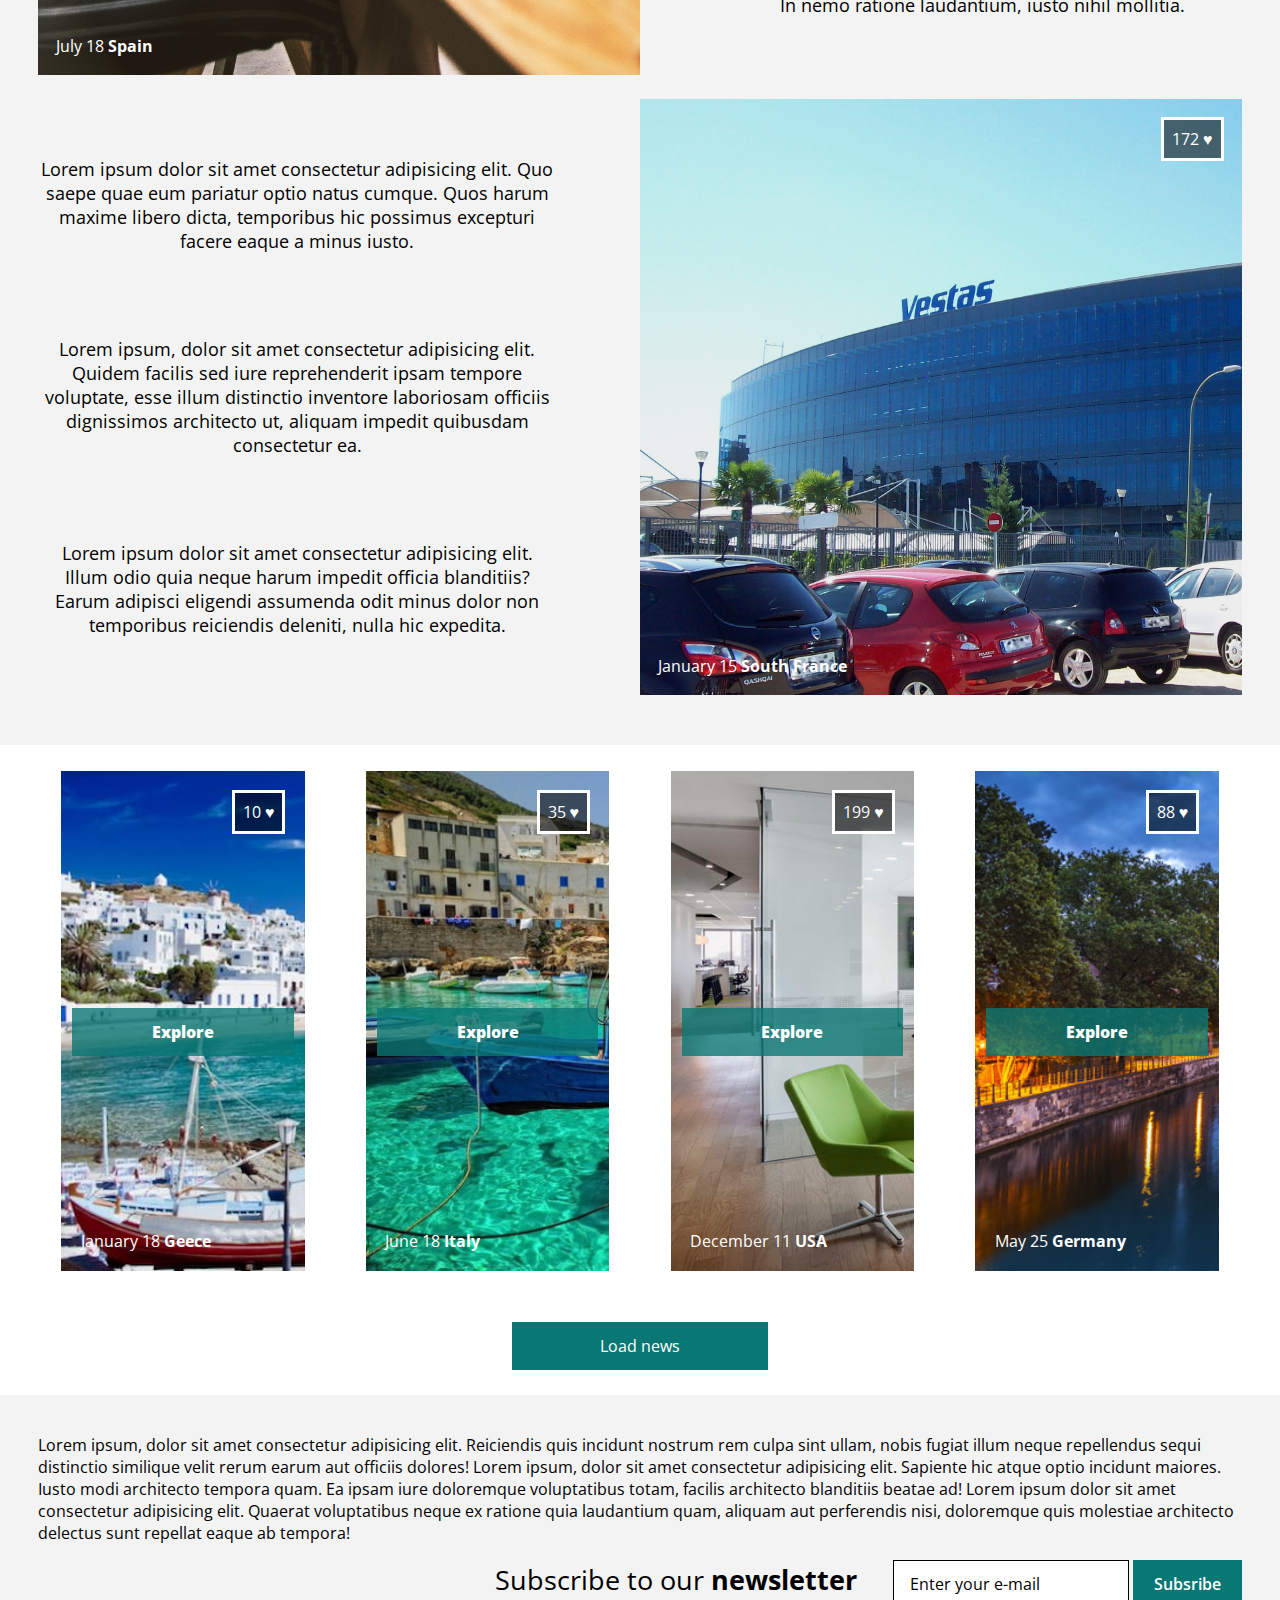
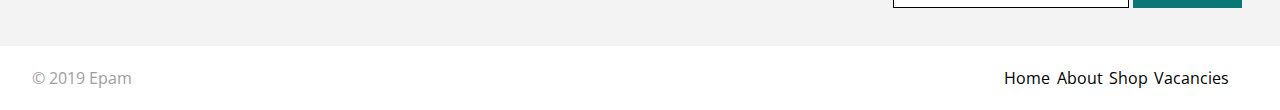
<file: FL11_HW4/homework/index.html>
<!DOCTYPE html>
<html lang="zxx">
<head>
    <meta charset="utf-8">
    <meta name="viewport" content="width=device-width, initial-scale=1.0">
    <link rel="stylesheet" type="text/css" href="css/style.css">
    <title>LOREM & IPSUM</title>
</head>
<body>
    <header>
        <div class="header-container">
            <a href="#"><span>LOREM & IPSUM</span></a>
            <div class="header-container-login">
                <a href="#">Login</a>
                <a href="#">Signup</a>
            </div>
        </div>
        <div class="header-title">
            <h1>LOREM <span>&</span> IPSUM</h1>
            <p>An Original Brand Since 1965</p>
        </div>
        <nav class="header-buttons">
            <a href="#">Careers</a>
            <a href="#">About</a>
            <a href="#">Show More</a>
        </nav>
    </header>
    <div class="triangle-text">
        <p>
            Lorem ipsum dolor, consectetur adipisicing. Aenean <span>commodo ligula</span> eget dolor.
        </p>
        <p>
            Praesent in mauris eu tortor porttitor accumsan. Mauris suscipit, ligula sit amet pharetra semper, nibh ante cursus purus, vel sagittis velit mauris vel metus. Aenean fermentum risus id tortor. Integer imperdiet lectus quis justo. 
        </p>
    </div>
    <main>
        <section>
            <h2>Read some of our <span>feature articles</span></h2>
            <div class="box-container">
                <article>
                    <div class="box-img pic-container">
                        <div class="like-container">
                            <p>
                                154 &#9829;
                            </p>
                        </div>
                        <h6 class="img-desc">July 18 <span>Spain</span></h6>
                    </div>
                    <div class="box-text">
                        <p>
                            Lorem ipsum dolor sit, amet consectetur adipisicing elit. Ex nam sit commodi maiores, laudantium temporibus. Corrupti maiores vel ratione autem et officia iure odit voluptatibus fugit! Deleniti mollitia nobis maxime.
                        </p>
                        <p>
                            Lorem ipsum dolor sit amet consectetur adipisicing elit. Vero voluptas velit dolores et fuga beatae consectetur corporis quidem quod ut! Atque fuga iste nihil unde possimus earum saepe doloremque odio!
                        </p>
                        <p>
                            Lorem ipsum dolor sit amet, consectetur adipisicing elit. Asperiores mollitia natus autem magnam illo, animi minima molestias, nihil voluptates nesciunt optio provident tempore. In nemo ratione laudantium, iusto nihil mollitia.
                        </p>
                    </div>
                </article>
                <article>
                    <div class="box-text">
                        <p>
                            Lorem ipsum dolor sit amet consectetur adipisicing elit. Quo saepe quae eum pariatur optio natus cumque. Quos harum maxime libero dicta, temporibus hic possimus excepturi facere eaque a minus iusto.
                        </p>
                        <p>
                            Lorem ipsum, dolor sit amet consectetur adipisicing elit. Quidem facilis sed iure reprehenderit ipsam tempore voluptate, esse illum distinctio inventore laboriosam officiis dignissimos architecto ut, aliquam impedit quibusdam consectetur ea.
                        </p>
                        <p>
                            Lorem ipsum dolor sit amet consectetur adipisicing elit. Illum odio quia neque harum impedit officia blanditiis? Earum adipisci eligendi assumenda odit minus dolor non temporibus reiciendis deleniti, nulla hic expedita.
                        </p>
                    </div>
                    <div class="box-img pic-container">
                        <div class="like-container">
                            <p>
                                172 &#9829;
                            </p>
                        </div>
                    <h6 class="img-desc">January 15 <span>South France</span></h6>
                    </div>
                </article>
            </div>
            <aside>
                <div class="card-container">
                    <div class="news-container pic-container">
                        <div class="like-container">
                            <p>
                                10 &#9829;
                            </p>
                        </div>
                        <button>Explore</button>
                        <p class="img-desc">January 18 <span>Geece</span></p>
                    </div>
                    <div class="news-container pic-container">
                        <div class="like-container">
                            <p>
                                35 &#9829;
                            </p>
                        </div>
                        <button>Explore</button>
                        <p class="img-desc">
                            June 18 <span>Italy</span>
                        </p>
                    </div>
                    <div class="news-container pic-container">
                        <div class="like-container">
                            <p>
                                199 &#9829;
                            </p>
                        </div>
                        <button>Explore</button>
                        <p class="img-desc">
                            December 11 <span>USA</span>
                        </p>
                    </div>
                    <div class="news-container pic-container">
                        <div class="like-container">
                            <p>
                                88 &#9829;
                            </p>
                        </div>
                        <button>Explore</button>
                        <p class="img-desc">
                            May 25 <span>Germany</span>
                        </p>
                    </div>
                    
                </div>
                <button>Load news</button>
            </aside>
            <div class="sub-container">
                <p>
                    Lorem ipsum, dolor sit amet consectetur adipisicing elit. Reiciendis quis incidunt nostrum rem culpa sint ullam, nobis fugiat illum neque repellendus sequi distinctio similique velit rerum earum aut officiis dolores!
                    Lorem ipsum, dolor sit amet consectetur adipisicing elit. Sapiente hic atque optio incidunt maiores. Iusto modi architecto tempora quam. Ea ipsam iure doloremque voluptatibus totam, facilis architecto blanditiis beatae ad!
                    Lorem ipsum dolor sit amet consectetur adipisicing elit. Quaerat voluptatibus neque ex ratione quia laudantium quam, aliquam aut perferendis nisi, doloremque quis molestiae architecto delectus sunt repellat eaque ab tempora!
                </p>
                <form action="#">
                    <label for="email">Subscribe to our <span>newsletter</span></label>
                    <input id="email" type="email" placeholder="Enter your e-mail">
                    <button type="submit">Subsribe</button>
                </form>
            </div>
        </section>
    </main>
    <footer>
        <div class="copy">
            &#169; 2019 Epam
        </div>
        <nav class="footer-nav">
            <a href="#">Home</a>
            <a href="#">About</a>
            <a href="#">Shop</a>
            <a href="#">Vacancies</a>
        </nav>
    </footer>
</body>
</html>
</file>
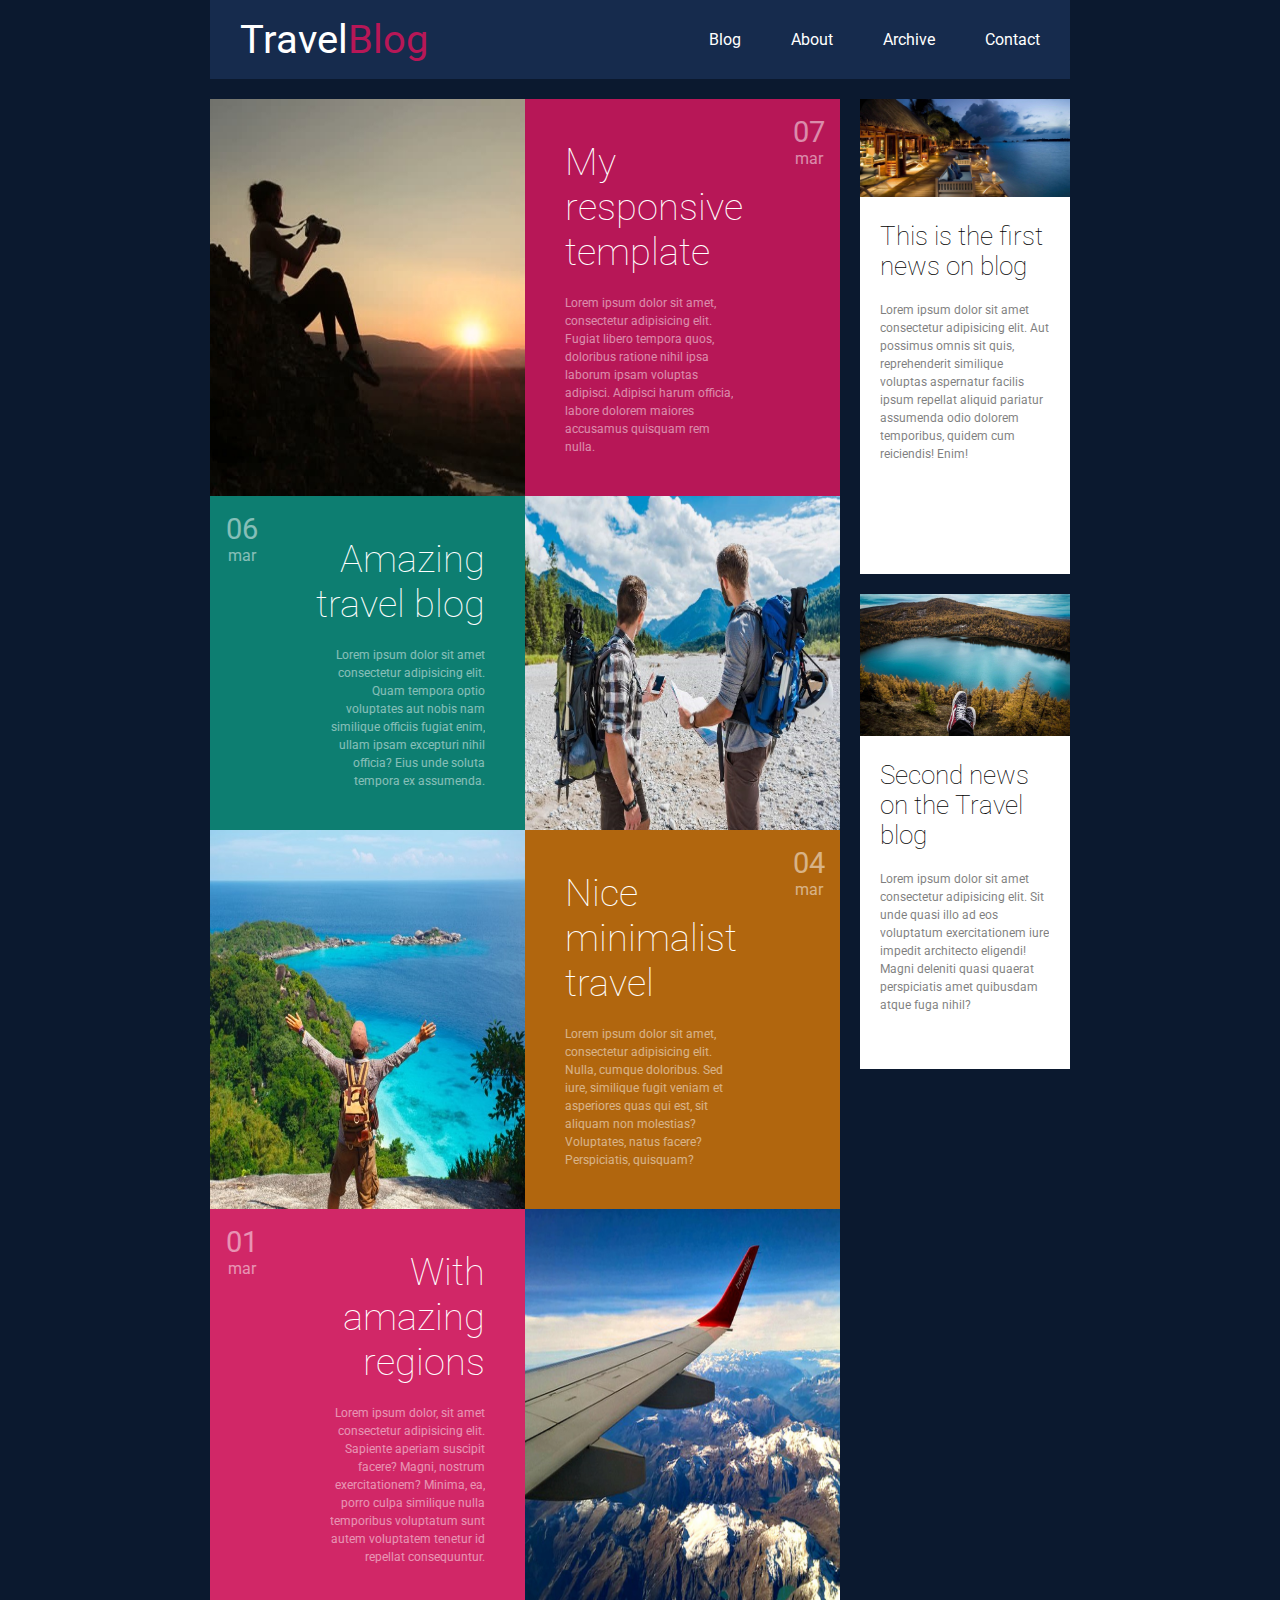
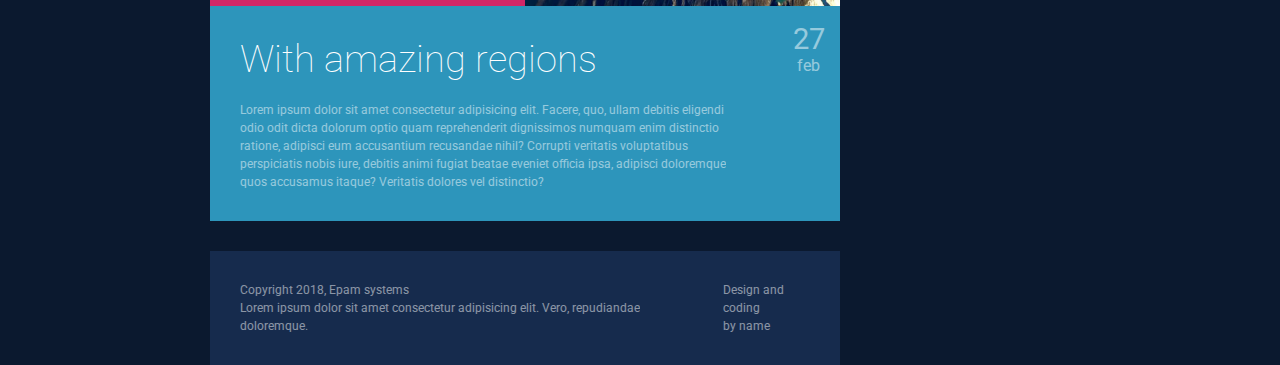
<file: FL11_HW5/homework/index.html>
<!DOCTYPE html>
<html lang="zxx">
<head>
  <meta charset="UTF-8">
  <meta name="viewport" content="width=device-width, initial-scale=1.0">
  <meta http-equiv="X-UA-Compatible" content="ie=edge">
  <link rel="stylesheet" href="css/styles.css">
  <link href='https://fonts.googleapis.com/css?family=Roboto:400,100,300,700&subset=latin,latin-ext' rel='stylesheet' type='text/css'>      
  <title>Responsive</title>
</head>
<body>
  <header>
    <div class="burger-wrap">
      &#9776;
    </div>
    <div class="navigation-wrap flex">
      <div class="logo-wrap">
        <a href="#">Travel<span>Blog</span></a>
      </div>
      <nav class="menu-wrap flex">
          <a href="#">Blog</a>
          <a href="#">About</a>
          <a href="#">Archive</a>
          <a href="#">Contact</a>
      </nav>
    </div>
  </header>
  <main class="main-wrap">
    <div class="section">
      <article class="post-1 flex">
        <div class="block-img-wrap">
            <img src="img/post1.jpg" alt="post1">
          </div>
        <div class="block-text-wrap">
          <h1>My responsive template</h1>
          <p>
            Lorem ipsum dolor sit amet, consectetur adipisicing elit. Fugiat libero tempora quos, doloribus ratione nihil ipsa laborum ipsam voluptas adipisci. Adipisci harum officia, labore dolorem maiores accusamus quisquam rem nulla.
          </p>
        </div>
        <div class="block-date date flex">
          <span class="day">07</span>
          <span class="month">mar</span>
        </div>  
      </article>
      <article class="post-2 flex">
        <div class="block-img-wrap">
            <img src="img/post2.jpg" alt="post2">
          </div>
        <div class="block-text-wrap">
          <h1>Amazing travel blog</h1>
          <p>
            Lorem ipsum dolor sit amet consectetur adipisicing elit. Quam tempora optio voluptates aut nobis nam similique officiis fugiat enim, ullam ipsam excepturi nihil officia? Eius unde soluta tempora ex assumenda.
          </p>
        </div>
        <div class="block-date date flex">
            <span class="day">06</span>
            <span class="month">mar</span>
        </div>
      </article>
      <article class="post-3 flex">
        <div class="block-img-wrap">
          <img src="img/post3.jpg" alt="post3">
        </div>
        <div class="block-text-wrap">
          <h1>Nice minimalist travel</h1>
          <p>
            Lorem ipsum dolor sit amet, consectetur adipisicing elit. Nulla, cumque doloribus. Sed iure, similique fugit veniam et asperiores quas qui est, sit aliquam non molestias? Voluptates, natus facere? Perspiciatis, quisquam?
          </p>
        </div>
        <div class="block-date date flex">
            <span class="day">04</span>
            <span class="month">mar</span>
        </div>
      </article>
      <article class="post-4 flex">
        <div class="block-img-wrap">
          <img src="img/post4.jpg" alt="post4">
        </div>
        <div class="block-text-wrap">
          <h1>With amazing regions</h1>
          <p>
            Lorem ipsum dolor, sit amet consectetur adipisicing elit. Sapiente aperiam suscipit facere? Magni, nostrum exercitationem? Minima, ea, porro culpa similique nulla temporibus voluptatum sunt autem voluptatem tenetur id repellat consequuntur.
          </p>
        </div>
        <div class="block-date date flex">
            <span class="day">01</span>
            <span class="month">mar</span>
        </div>
      </article>
      <article class="post-5 flex">
        <div class="last-block-wrap">
          <h1>With amazing regions</h1>
          <p>
            Lorem ipsum dolor sit amet consectetur adipisicing elit. Facere, quo, ullam debitis eligendi odio odit dicta dolorum optio quam reprehenderit dignissimos numquam enim distinctio ratione, adipisci eum accusantium recusandae nihil?
            Corrupti veritatis voluptatibus perspiciatis nobis iure, debitis animi fugiat beatae eveniet officia ipsa, adipisci doloremque quos accusamus itaque? Veritatis dolores vel distinctio?
          </p>
        </div>
        <div class="block-date date flex">
            <span class="day">27</span>
            <span class="month">feb</span>
        </div>
      </article>
    </div>
    <aside class="aside-wrap">
      <article class="aside-news">
        <div class="aside-img-wrap">
            <img src="img/news1.jpg" alt="news1">
        </div>
        <div class="aside-block">
        <h2>This is the first news on blog</h2>
          <p>
            Lorem ipsum dolor sit amet consectetur adipisicing elit. Aut possimus omnis sit quis, reprehenderit similique voluptas aspernatur facilis ipsum repellat aliquid pariatur assumenda odio dolorem temporibus, quidem cum reiciendis! Enim!
          </p>
        </div>
      </article>
      <article class="aside-news">
        <div class="aside-img-wrap">
            <img src="img/news2.jpg" alt="news2">
        </div>
        <div class="aside-block">
          <h2>Second news on the Travel blog</h2>
            <p>
              Lorem ipsum dolor sit amet consectetur adipisicing elit. Sit unde quasi illo ad eos voluptatum exercitationem iure impedit architecto eligendi! Magni deleniti quasi quaerat perspiciatis amet quibusdam atque fuga nihil?
            </p>
        </div>
      </article>
    </aside>
    <footer class="footer-block flex">
      <div>
        <p>
          Copyright <time datetime="2018">2018</time>, Epam systems <br>
          Lorem ipsum dolor sit amet consectetur adipisicing elit. Vero, repudiandae doloremque.
        </p>
      </div>
      <div>
        <p>
          Design and coding <br>
          by name
        </p>
      </div>
    </footer>
  </main>
</body>
</html>
</file>
<file: FL11_HW1/homework/style.css>
html,body,div,span,applet,object,iframe,h1,h2,h3,h4,h5,h6,p,blockquote,pre,a,abbr,acronym,address,big,cite,code,del,dfn,em,font,img,ins,kbd,q,s,samp,small,strike,strong,sub,sup,tt,var,b,u,i,center,dl,dt,dd,ol,ul,li,fieldset,form,label,legend,table,caption,tbody,tfoot,thead,tr,th,td{background:transparent;border:0;margin:0;padding:0;vertical-align:baseline}body{line-height:1}h1,h2,h3,h4,h5,h6{clear:both;font-weight:normal}ol,ul{list-style:none}blockquote{quotes:none}blockquote:before,blockquote:after{content:'';content:none}del{text-decoration:line-through}table{border-collapse:collapse;border-spacing:0}a img{border:0}#container{float:left;margin:0 -240px 0 0;width:100%}#primary,#secondary{float:right;overflow:hidden;width:220px}#secondary{clear:right}#footer{clear:both;width:100%}.one-column #content{margin:0 auto;width:640px}.single-attachment #content{margin:0 auto;width:900px}body,input,textarea,.page-title span,.pingback a.url{font-family:Georgia,"Bitstream Charter",serif}h3#comments-title,h3#reply-title,#access .menu,#access div.menu ul,#cancel-comment-reply-link,.form-allowed-tags,#site-info,#site-title,#wp-calendar,.comment-meta,.comment-body tr th,.comment-body thead th,.entry-content label,.entry-content tr th,.entry-content thead th,.entry-meta,.entry-title,.entry-utility,#respond label,.navigation,.page-title,.pingback p,.reply,.widget-title,.wp-caption-text{font-family:"Helvetica Neue",Arial,Helvetica,"Nimbus Sans L",sans-serif}input[type="submit"]{font-family:"Helvetica Neue",Arial,Helvetica,"Nimbus Sans L",sans-serif}pre{font-family:"Courier 10 Pitch",Courier,monospace}code{font-family:Monaco,Consolas,"Andale Mono","DejaVu Sans Mono",monospace}#access .menu-header,div.menu,#colophon,#branding,#main,#wrapper{margin:0 auto;width:940px}#wrapper{background:#fff;margin-top:20px;padding:0 20px}#footer-widget-area{overflow:hidden}#footer-widget-area .widget-area{float:left;margin-right:20px;width:220px}#footer-widget-area #fourth{margin-right:0}#site-info{float:left;font-size:14px;font-weight:bold;width:700px}#site-generator{float:right;width:220px}body{background:#f1f1f1}body,input,textarea{color:#666;font-size:12px;line-height:18px}hr{background-color:#e7e7e7;border:0;clear:both;height:1px;margin-bottom:18px}p{margin-bottom:18px}ul{list-style:square;margin:0 0 18px 1.5em}ol{list-style:decimal;margin:0 0 18px 1.5em}ol ol{list-style:upper-alpha}ol ol ol{list-style:lower-roman}ol ol ol ol{list-style:lower-alpha}ul ul,ol ol,ul ol,ol ul{margin-bottom:0}dl{margin:0 0 24px 0}dt{font-weight:bold}dd{margin-bottom:18px}strong{font-weight:bold}cite,em,i{font-style:italic}big{font-size:131.25%}ins{background:#ffc;text-decoration:none}blockquote{font-style:italic;padding:0 3em}blockquote cite,blockquote em,blockquote i{font-style:normal}pre{background:#f7f7f7;color:#222;line-height:18px;margin-bottom:18px;overflow:auto;padding:1.5em}abbr,acronym{cursor:help}sup,sub{height:0;line-height:1;position:relative;vertical-align:baseline}sup{bottom:1ex}sub{top:.5ex}small{font-size:smaller}input{margin-bottom:10px}input[type="text"],input[type="password"],input[type="email"],input[type="url"],input[type="number"],textarea{background:#f9f9f9;border:1px solid #ccc;box-shadow:inset 1px 1px 1px rgba(0,0,0,0.1);-moz-box-shadow:inset 1px 1px 1px rgba(0,0,0,0.1);-webkit-box-shadow:inset 1px 1px 1px rgba(0,0,0,0.1);padding:2px}a:link{color:#06c}a:visited{color:#743399}a:active,a:hover{color:#ff4b33}.screen-reader-text{clip:rect(1px,1px,1px,1px);overflow:hidden;position:absolute !important;height:1px;width:1px}#header{padding:30px 0 0 0}#site-title{float:left;font-size:30px;line-height:36px;margin:0 0 18px 0;width:700px}#site-title a{color:#000;font-weight:bold;text-decoration:none}#site-description{color:#000;clear:right;float:right;font-style:italic;margin:15px 0 18px 0;opacity:.65;width:220px}#branding img{border-top:4px solid #000;border-bottom:1px solid #000;display:block;float:left}#access{background:#000;display:block;float:left;margin:0 auto;width:940px}#access .menu-header,div.menu{font-size:13px;margin-left:12px;width:928px}#access .menu-header ul,div.menu ul{list-style:none;margin:0}#access .menu-header li,div.menu li{float:left;position:relative}#access a{color:#aaa;display:block;line-height:38px;padding:0 10px;text-decoration:none}#access ul ul{box-shadow:0 3px 3px rgba(0,0,0,0.2);-moz-box-shadow:0 3px 3px rgba(0,0,0,0.2);-webkit-box-shadow:0 3px 3px rgba(0,0,0,0.2);display:none;position:absolute;top:38px;left:0;float:left;width:180px;z-index:99999}#access ul ul li{min-width:180px}#access ul ul ul{left:100%;top:0}#access ul ul a{background:#333;line-height:1em;padding:10px;width:160px;height:auto}#access li:hover>a,#access ul ul:hover>a{background:#333;color:#fff}#access ul li:hover>ul{display:block}#access ul li.current_page_item>a,#access ul li.current_page_ancestor>a,#access ul li.current-menu-ancestor>a,#access ul li.current-menu-item>a,#access ul li.current-menu-parent>a{color:#fff}* html #access ul li.current_page_item a,* html #access ul li.current_page_ancestor a,* html #access ul li.current-menu-ancestor a,* html #access ul li.current-menu-item a,* html #access ul li.current-menu-parent a,* html #access ul li a:hover{color:#fff}#main{clear:both;overflow:hidden;padding:40px 0 0 0}#content{margin-bottom:36px}#content,#content input,#content textarea{color:#333;font-size:16px;line-height:24px}#content p,#content ul,#content ol,#content dd,#content pre,#content hr{margin-bottom:24px}#content ul ul,#content ol ol,#content ul ol,#content ol ul{margin-bottom:0}#content pre,#content kbd,#content tt,#content var{font-size:15px;line-height:21px}#content code{font-size:13px}#content dt,#content th{color:#000}#content h1,#content h2,#content h3,#content h4,#content h5,#content h6{color:#000;line-height:1.5em;margin:0 0 20px 0}#content table{border:1px solid #e7e7e7;margin:0 -1px 24px 0;text-align:left;width:100%}#content tr th,#content thead th{color:#777;font-size:12px;font-weight:bold;line-height:18px;padding:9px 24px;border-right:1px solid #e7e7e7}#content tr td{border-top:1px solid #e7e7e7;padding:6px 24px;border-right:1px solid #e7e7e7}#content tr.odd td{background:#f2f7fc}.hentry{margin:0 0 48px 0}.home .sticky{background:#f2f7fc;border-top:4px solid #000;margin-left:-20px;margin-right:-20px;padding:18px 20px}.single .hentry{margin:0 0 36px 0}.page-title{color:#000;font-size:14px;font-weight:bold;margin:0 0 36px 0}.page-title span{color:#333;font-size:16px;font-style:italic;font-weight:normal}.page-title a:link,.page-title a:visited{color:#777;text-decoration:none}.page-title a:active,.page-title a:hover{color:#ff4b33}#content .entry-title{color:#000;font-size:21px;font-weight:bold;line-height:1.3em;margin-bottom:0}.entry-title a:link,.entry-title a:visited{color:#000;text-decoration:none}.entry-title a:active,.entry-title a:hover{color:#ff4b33}.entry-meta{color:#777;font-size:12px}.entry-meta abbr,.entry-utility abbr{border:0}.entry-meta abbr:hover,.entry-utility abbr:hover{border-bottom:1px dotted #666}.single-author .by-author{position:absolute !important;clip:rect(1px 1px 1px 1px);clip:rect(1px,1px,1px,1px)}.entry-content,.entry-summary{clear:both;padding:12px 0 0 0}.entry-content .more-link{white-space:nowrap}#content .entry-summary p:last-child{margin-bottom:12px}.entry-content fieldset{border:1px solid #e7e7e7;margin:0 0 24px 0;padding:24px}.entry-content fieldset legend{background:#fff;color:#000;font-weight:bold;padding:0 24px}.entry-content input{margin:0 0 24px 0}.entry-content input.file,.entry-content input.button{margin-right:24px}.entry-content label{color:#777;font-size:12px}.entry-content select{margin:0 0 24px 0}.entry-content sup,.entry-content sub{font-size:10px}.entry-content blockquote.left{float:left;margin-left:0;margin-right:24px;text-align:right;width:33%}.entry-content blockquote.right{float:right;margin-left:24px;margin-right:0;text-align:left;width:33%}.page-link{clear:both;color:#000;font-weight:bold;line-height:48px;word-spacing:.5em}.page-link a:link,.page-link a:visited{background:#f1f1f1;color:#333;font-weight:normal;padding:.5em .75em;text-decoration:none}.home .sticky .page-link a{background:#d9e8f7}.page-link a:active,.page-link a:hover{color:#ff4b33}body.page .edit-link{clear:both;display:block}#entry-author-info{background:#f2f7fc;border-top:4px solid #000;clear:both;font-size:14px;line-height:20px;margin:24px 0;overflow:hidden;padding:18px 20px}#entry-author-info #author-avatar{background:#fff;border:1px solid #e7e7e7;float:left;height:60px;margin:0 -104px 0 0;padding:11px}#entry-author-info #author-description{float:left;margin:0 0 0 104px}#entry-author-info h2{color:#000;font-size:100%;font-weight:bold;margin-bottom:0}.entry-utility{clear:both;color:#777;font-size:12px;line-height:18px}.entry-meta a,.entry-utility a{color:#777}.entry-meta a:hover,.entry-utility a:hover{color:#ff4b33}#content .video-player{padding:0}.format-standard .wp-video,.format-standard .wp-audio-shortcode,.format-audio .wp-audio-shortcode,.format-standard .video-player{margin-bottom:24px}.home #content .format-aside p,.home #content .category-asides p{font-size:14px;line-height:20px;margin-bottom:10px;margin-top:0}.format-gallery .size-thumbnail img,.category-gallery .size-thumbnail img{border:10px solid #f1f1f1;margin-bottom:0}.format-gallery .gallery-thumb,.category-gallery .gallery-thumb{float:left;margin-right:20px;margin-top:-4px}.home #content .format-gallery .entry-utility,.home #content .category-gallery .entry-utility{padding-top:4px}.attachment .entry-content .entry-caption{font-size:140%;margin-top:24px}.attachment .entry-content .nav-previous a:before{content:'\2190\00a0'}.attachment .entry-content .nav-next a:after{content:'\00a0\2192'}#content img.size-auto,#content img.size-full,#content img.size-large,#content img.size-medium,#content .entry-attachment img,#content .widget-container img{max-width:100%;height:auto}#ie8 #content img.size-auto,#ie8 #content img.size-full,#ie8 #content img.size-large,#ie8 #content img.size-medium,#ie8 #content .entry-attachment img{width:auto}.alignleft,img.alignleft{display:inline;float:left;margin-right:24px;margin-top:4px}.alignright,img.alignright{display:inline;float:right;margin-left:24px;margin-top:4px}.aligncenter,img.aligncenter{clear:both;display:block;margin-left:auto;margin-right:auto}img.alignleft,img.alignright,img.aligncenter{margin-bottom:12px}.wp-caption{background:#f1f1f1;line-height:18px;margin-bottom:20px;max-width:100%;padding:4px;text-align:center}.wp-caption img{margin:5px 5px 0;max-width:622px}.wp-caption p.wp-caption-text{color:#777;font-size:12px;margin:5px}.wp-smiley{margin:0}.gallery{margin:0 auto 18px}.gallery .gallery-item{float:left;margin-top:0;text-align:center}.gallery-columns-1 .gallery-item{width:100%}.gallery-columns-2 .gallery-item{width:50%}.gallery-columns-3 .gallery-item{width:33%}.gallery-columns-4 .gallery-item{width:25%}.gallery-columns-5 .gallery-item{width:20%}.gallery-columns-6 .gallery-item{width:16%}.gallery-columns-7 .gallery-item{width:14%}.gallery-columns-8 .gallery-item{width:12%}.gallery-columns-9 .gallery-item{width:11%}.gallery-columns-1 img{max-width:620px}.gallery-columns-2 img{max-width:288px}.gallery-columns-3 img{max-width:177px}.gallery-columns-4 img{max-width:122px}.gallery-columns-5 img{max-width:88px}.gallery-columns-6 img{max-width:66px}.gallery-columns-7 img{max-width:50px}.gallery-columns-8 img{max-width:39px}.gallery-columns-9 img{max-width:29px}.gallery-item img{height:auto}.gallery-columns-2 .attachment-medium{max-width:92%;height:auto}.gallery-columns-4 .attachment-thumbnail{max-width:84%;height:auto}.gallery .gallery-caption{color:#777;font-size:12px;margin:0 0 12px}.gallery dl{margin:0}.gallery img{border:10px solid #f1f1f1}.gallery br+br{display:none}#content .entry-attachment img{display:block;margin:0 auto}.navigation{color:#777;font-size:12px;line-height:18px;overflow:hidden}.navigation a:link,.navigation a:visited{color:#777;text-decoration:none}.navigation a:active,.navigation a:hover{color:#ff4b33}.nav-previous{float:left;width:50%}.nav-next{float:right;text-align:right;width:50%}#nav-above{margin:0 0 18px 0}#nav-above{display:none}.paged #nav-above,.single #nav-above{display:block}#nav-below{margin:-18px 0 0 0}#comments{clear:both}#comments .navigation{padding:0 0 18px 0}h3#comments-title,h3#reply-title{color:#000;font-size:20px;font-weight:bold;margin-bottom:0}h3#comments-title{padding:24px 0}.commentlist{list-style:none;margin:0}.commentlist li.comment{border-bottom:1px solid #e7e7e7;line-height:24px;margin:0 0 24px 0;padding:0 0 0 56px;position:relative}.commentlist li:last-child{border-bottom:0;margin-bottom:0}#comments .comment-body ul,#comments .comment-body ol{margin-bottom:18px}#comments .comment-body p:last-child{margin-bottom:6px}#comments .comment-body blockquote p:last-child{margin-bottom:24px}.commentlist ol{list-style:decimal}.commentlist .avatar{position:absolute;top:4px;left:0}.comment-author cite{color:#000;font-style:normal;font-weight:bold}.comment-author .says{font-style:italic}.comment-meta{font-size:12px;margin:0 0 18px 0}.comment-meta a:link,.comment-meta a:visited{color:#777;text-decoration:none}.comment-meta a:active,.comment-meta a:hover{color:#ff4b33}.commentlist .bypostauthor>div{background:#f2f7fc;border-top:4px solid #000;margin-bottom:10px;padding:10px 0 0 20px}.reply{font-size:12px;padding:0 0 24px 0}.reply a,a.comment-edit-link{color:#777}.reply a:hover,a.comment-edit-link:hover{color:#ff4b33}.commentlist .children{list-style:none;margin:0}.commentlist .children li{border:0;margin:0}.nopassword,.nocomments{display:none}#comments .pingback{border-bottom:1px solid #e7e7e7;margin-bottom:18px;padding-bottom:18px}.commentlist li.comment+li.pingback{margin-top:-6px}#comments .pingback p{color:#777;display:block;font-size:12px;line-height:18px;margin:0}#comments .pingback .url{font-size:13px;font-style:italic}input[type="submit"]{color:#333}form{text-align:right}input{width:200px}#respond{border-top:1px solid #e7e7e7;margin:24px 0;overflow:hidden;position:relative}#respond p{margin:0}#respond .comment-notes{margin-bottom:1em}.form-allowed-tags{line-height:1em}.children #respond{margin:0 48px 0 0}h3#reply-title{margin:18px 0}#comments-list #respond{margin:0 0 18px 0}#comments-list ul #respond{margin:0}#cancel-comment-reply-link{font-size:12px;font-weight:normal;line-height:18px}#respond .required{color:#ff4b33;font-weight:bold}#respond label{color:#777;font-size:12px}#respond input{margin:0 0 9px;width:98%}#respond textarea{width:98%}#respond .form-allowed-tags{color:#777;font-size:12px;line-height:18px}#respond .form-allowed-tags code{font-size:11px}#respond .form-submit{margin:12px 0}#respond .form-submit input{font-size:14px;width:auto}.widget-area ul{list-style:none;margin-left:0}.widget-area ul ul{list-style:square;margin-left:1.3em}.widget-area select{max-width:100%}.widget_search #s{width:60%}.widget_search label{display:none}.widget-container{word-wrap:break-word;-webkit-hyphens:auto;-moz-hyphens:auto;hyphens:auto;margin:0 0 18px 0}.widget-container .wp-caption img{margin:auto}.widget-container.widget_image .wp-caption{width:auto}.widget-container.widget_image .wp-caption img{margin-left:-8px}.widget-title{color:#222;font-size:14px;font-weight:bold}.widget-area a:link,.widget-area a:visited{text-decoration:none}.widget-area a:active,.widget-area a:hover{text-decoration:underline}.widget-area .entry-meta{font-size:11px}#wp_tag_cloud div{line-height:1.6em}#wp-calendar{width:100%}#wp-calendar caption{color:#222;font-size:14px;font-weight:bold;padding-bottom:4px;text-align:left}#wp-calendar thead{font-size:11px}#wp-calendar tbody{color:#aaa}#wp-calendar tbody td{background:#f5f5f5;border:1px solid #fff;padding:3px 0 2px;text-align:center}#wp-calendar tbody .pad{background:0}#wp-calendar tfoot #next{text-align:right}.widget_rss a.rsswidget{color:#000}.widget_rss a.rsswidget:hover{color:#ff4b33}.widget_rss .widget-title img{width:11px;height:11px}#main .widget-area ul{margin-left:0;padding:0 20px 0 0}#main .widget-area ul ul{border:0;margin-left:1.3em;padding:0}#main .widget-container.music-player ul{margin:0}#footer{margin-bottom:20px}#colophon{border-top:4px solid #000;margin-top:-4px;overflow:hidden;padding:18px 0}#site-info{font-weight:bold}#site-info a{color:#000;text-decoration:none}#site-generator{font-style:italic;position:relative}#site-generator a{background:url(images/wordpress.png) center left no-repeat;color:#666;display:inline-block;line-height:16px;padding-left:20px;text-decoration:none}#site-generator a:hover{text-decoration:underline}img#wpstats{display:block;margin:0 auto 10px}pre{-webkit-text-size-adjust:140%}code{-webkit-text-size-adjust:160%}#access,.entry-meta,.entry-utility,.navigation,.widget-area{-webkit-text-size-adjust:120%}#site-description{-webkit-text-size-adjust:none}@media print{body{background:none !important}#wrapper{clear:both !important;display:block !important;float:none !important;position:relative !important}#header{border-bottom:2pt solid #000;padding-bottom:18pt}#colophon{border-top:2pt solid #000}#site-title,#site-description{float:none;line-height:1.4em;margin:0;padding:0}#site-title{font-size:13pt}.entry-content{font-size:14pt;line-height:1.6em}.entry-title{font-size:21pt}#access,#branding img,#respond,.comment-edit-link,.edit-link,.navigation,.page-link,.widget-area{display:none !important}#container,#header,#footer{margin:0;width:100%}#content,.one-column #content{margin:24pt 0 0;width:100%}.wp-caption p{font-size:11pt}#site-info,#site-generator{float:none;width:auto}#colophon{width:auto}img#wpstats{display:none}#site-generator a{margin:0;padding:0}#entry-author-info{border:1px solid #e7e7e7}#main{display:inline}.home .sticky{border:0}}img{width:140px;vertical-align:middle;display:block;margin:0 auto;margin-left:calc(50% - 50px);margin-bottom:20px}nav>a{padding:10px;color:#0279c1}nav>a b:hover{color:#00527a}nav>a:visited{color:#0279c1}article{padding-left:10px}footer{margin-top:20px;padding:40px 20px;text-align:center;background:#3333}
</file>
<file: FL11_HW11/homework/assets/material-icons/material-icons.css>
@font-face {
  font-family: 'Material Icons';
  font-style: normal;
  font-weight: 400;
  src: url(MaterialIcons-Regular.eot); /* For IE6-8 */
  src: local('Material Icons'),
       local('MaterialIcons-Regular'),
       url(MaterialIcons-Regular.woff2) format('woff2'),
       url(MaterialIcons-Regular.woff) format('woff'),
       url(MaterialIcons-Regular.ttf) format('truetype');
}

.material-icons {
  font-family: 'Material Icons';
  font-weight: normal;
  font-style: normal;
  font-size: 24px;  /* Preferred icon size */
  display: inline-block;
  line-height: 1;
  text-transform: none;
  letter-spacing: normal;
  word-wrap: normal;
  white-space: nowrap;
  direction: ltr;

  /* Support for all WebKit browsers. */
  -webkit-font-smoothing: antialiased;
  /* Support for Safari and Chrome. */
  text-rendering: optimizeLegibility;

  /* Support for Firefox. */
  -moz-osx-font-smoothing: grayscale;

  /* Support for IE. */
  font-feature-settings: 'liga';
}
</file>
<file: FL11_HW11/homework/assets/styles.css>
* {
    box-sizing: border-box;
    font-family: 'LatoRegular', sans-serif;
}

h1 { 
    font-size: 5em;
    text-align: center; 
    color: rgb(63, 204, 209);
}
hr {
    border: solid 3px rgb(63, 204, 209);
}

ul {
    margin: 0;
    padding: 0;
}

body {
    width: 800px;
    margin: 0 auto;
    color: lightskyblue;
}

button {
    border: none;
    background: none;
    cursor: pointer;
}

.input-block {
    display: flex;
    flex-direction: row;
    align-items: center;
    width: 100%;
    height: 100px;
}

input { 
    font-size: 20px; 
    padding: 20px;
    border: 1px solid rgb(63, 204, 209);;
    width: 100%;
    height: 50px;
    border-radius: 20px;
}

#add-btn .material-icons { 
    font-size: 50px; 
}

#add-btn:hover {
    color: rgb(63, 204, 209);
    transition: all .5s;
}

li {
    display: flex;
    margin-top: 10px;
    flex-direction: row;
    align-items: center;
    list-style-type: none;
    font-size: 24px;
}

.edit .checkbox, 
.edit .delete, 
.edit label, 
#task-list input { 
    display: none; 
}

#task-list .edit input {
    display: inline-block;
    width: 30%;
    height: 10px;
}

#task-list i {
    font-size: 35px;
    color: rgb(63, 204, 209);
}

li .delete {
    position: absolute;
    left: 65%;
}

#task-list .checkbox i { 
    color: grey; 
}
</file>
<file: FL11_HW2/homework/css/general.css>
/* 

please don't edit this styles

*/

h2.tm-section-title {
    color: lightskyblue;
}

a:focus {
    color: #666;
    outline: 0
}

ul {
    padding: 0;
    margin: 0
}

body {
    background-color: #f5f5f5;
    color: #000;
    font-family: 'Open Sans', Helvetica, Arial, sans-serif;
    font-size: 16px;
    font-weight: 300;
    padding-top: 30px;
    overflow-x: hidden
}

section:before {
    position: absolute;
    z-index: 1
}

.box,
.tm-content-box,
.tm-main-nav {
    background-color: #fff
}

.tm-sidebar {
    z-index: 10;
    position: fixed;
    left: 0;
    right: 0;
    top: 0;
    width: 100%;
}

.tm-sidebar ul{
    margin: 0px;
    display: flex;
}

.tm-main-nav {
    font-size: 1.5em;
    text-align: center
}

.tm-nav-item {
    list-style: none;
    width: 100%;
}

.tm-nav-item-link {
    border: 1px solid transparent;
    color: #666;
    display: block;
    padding: 10px;
    width: 100%;
    -webkit-transition: all .3s ease;
    transition: all .3s ease
}

.carousel-indicators li,
.tm-banner-inner {
    border: 1px solid lightgrey
}


.tm-nav-item-link.active,
.tm-nav-item-link:hover {
    color: #666;
    text-decoration: none;
}

.tm-nav-item-link:focus {
    text-decoration: none
}

.tm-banner-text,
.tm-banner-title,
.tm-section-title {
    color: #666;
    font-weight: 300;
    margin: 0
}

.tm-section-title {
    margin-bottom: 20px
}

.tm-section-title-box {
    margin-bottom: 0
}

.tm-banner-title {
    font-size: 3.3em;
    letter-spacing: 2px;
    text-transform: uppercase
}

.tm-main-content {
    padding-top: 70px;
}

.tm-content-box {
    overflow: hidden;
    margin-bottom: 30px
}

.padding-medium {
    padding: 40px
}

.tm-banner {
    padding: 30px
}

.tm-banner-inner {
    padding: 30px 0;
    height: 100%;
    text-align: center;
    display: flex;
    -webkit-box-orient: vertical;
    -webkit-box-direction: normal;
    -webkit-flex-direction: column;
    -ms-flex-direction: column;
    flex-direction: column;
    -webkit-box-align: center;
    -webkit-align-items: center;
    -ms-flex-align: center;
    align-items: center;
    -webkit-box-pack: center;
    -webkit-justify-content: center;
    -ms-flex-pack: center;
    justify-content: center
}

.tm-banner-inner img{
    width: 120px;
}

.tm-banner-text {
    font-size: 1.4em
}

.boxes,
.tm-box-bg-title {
    display: -webkit-box;
    display: -webkit-flex;
    display: -ms-flexbox
}

/*.flex-item {*/
    /*-webkit-box-flex: 0 1 auto;*/
    /*-webkit-flex: 0 1 auto;*/
    /*-ms-flex: 0 1 auto;*/
    /*flex: 0 1 auto*/
/*}*/

.section-description {
    line-height: 1.8;
    margin-bottom: 25px
}

.section-description:last-child {
    margin-bottom: 0
}

.tm-team-description-container {
    max-width: 500px
}

.tm-team-info {
    display: flex
}

.box {
    list-style: none;
    width: 33.3333%;
    height: auto;
}

.box-bg {
    position: relative
}

.box-img {
    width: 100%;
}

.tm-box-bg-title {
    position: absolute;
    top: 0;
    right: 0;
    bottom: 0;
    left: 0;
    display: flex;
    -webkit-box-align: center;
    -webkit-align-items: center;
    -ms-flex-align: center;
    align-items: center;
    -webkit-box-pack: center;
    -webkit-justify-content: center;
    -ms-flex-pack: center;
    justify-content: center
}

.boxes {
    display: flex;
    -webkit-flex-wrap: wrap;
    -ms-flex-wrap: wrap;
    flex-wrap: wrap
}

.gallery-container a {
    cursor: -webkit-zoom-in;
    cursor: zoom-in
}

.carousel {
    position: relative;
    height: auto;
    padding: 50px 50px 80px;
    text-align: center
}

.carousel-indicators {
    bottom: 30px
}

.carousel-content {
    color: #000;
    display: -webkit-box;
    display: -webkit-flex;
    display: -ms-flexbox;
    display: flex;
    -webkit-box-align: center;
    -webkit-align-items: center;
    -ms-flex-align: center;
    align-items: center
}

.carousel-indicators .active {
    background-color: lightgrey
}

.contact-form {
    overflow: hidden
}

.form-control {
    border-radius: 0;
    font-size: 1em
}

.form-control:focus {
    border-color: lightgrey;
    box-shadow: inset 0 1px 1px rgba(0, 0, 0, .075), 0 0 8px rgba(153, 153, 153, .45)
}

.form-group {
    margin-bottom: 20px
}

.form-group-2-col-left {
    padding-left: 0;
    padding-right: 5px
}

.form-group-2-col-right {
    padding-right: 0;
    padding-left: 5px
}

.mandatory-field:after {
    position: absolute;
    top: 0;
    right: 7px
}

.carousel-inner>.carousel-item>a>img, .carousel-inner>.carousel-item>img, .img-contact-us {
    width: 100%;
}

.tm-footer {
    color: #666;
    padding-bottom: 15px
}
</file>
<file: FL11_HW2/homework/css/style.css>
@media screen {
    section,
    .tm-sidebar,
    #home {
        box-shadow: 0 0 10px rgba(61, 55, 61, 0.7);
    }
    .tm-banner {
        background: #76cdd7;
    }
    .tm-banner-inner {
        background: #fff;
    }
    .tm-banner-text {
        letter-spacing: 4px;
        word-spacing: 1ch;
        text-shadow: 0 3px 1px #76cdd7, 0 5px 4px #76cdd7, 0 7px 9px #76cdd7;
        animation-name: textrotate;
        animation-delay: 1s;
        animation-duration: 3s;
        animation-timing-function: ease-in-out;
        animation-iteration-count: infinite;
        animation-direction: alternate;
    }
    section::before {
        content: '';
        width: 0;
        height: 0;	
        border-top: 50px solid #76cdd7;
        border-right: 50px solid transparent;
    }
    .flex-2-col {
        display: flex;
    }
    .heading h2 {
        text-align: center;
        color: #76cdd7;
    }
    .heading ol {
        list-style-type: lower-roman;
    }
    .heading ol a {
        color: #000000;
        padding-left: 6px;
        text-decoration: none;
    }
    .heading ol a:visited {
        color: #ffb347;
    }
    .heading ol a.text::after {
        content: "New";
        font-size: 10px;
        color: #ff0000;
        font-variant: small-caps;
        font-weight: bold;
        vertical-align: super;
    }
    .heading ol a:hover {
        color: #ffb347;
        border-left: 3px solid #ffb347;
        font-weight: bold;
        padding-left: 3px;
    }
    .boxes li.box-work {
        padding: 8px;
    }
    .tm-main-nav li.tm-nav-item:hover,
    .boxes li.box-work:nth-child(even) {
        background-color: #f5f5f5; 
    }
    .boxes li.box-work p::first-letter {
        color: #000000;
        font-size: 25px;
        
    }
    .boxes li.box-work p {
        font-size: 15px;
        color: #9299AD;
        font-style: italic;
    }
    .gallery-container h2.tm-box-bg-title:hover {
        background-color: #76cdd7;
        color: #fff;
        font-weight: bold;
    }
    .tm-team-description-container h2 + p,
    .carousel-content h2 + p {
        line-height: 2em;
        font-style: italic;
    }
    p.tm-section-description {
        text-indent: 1.5em;
    }
    .tm-team-description-container {
        display: flex;
        flex-direction: column;
        justify-content: center;
    } 
    .contact-form input {
        border: none;
        border-bottom: 2px solid #76cdd7;
        border-radius: 5px;
    }
    .contact-form input:focus {
        background-color: #76cdd7;
        color: #fff;
    }
    .contact-form .mandatory-field::after {
        content: "";
        display: inline-block;
        position: absolute;
        margin-top: 4px;
        right: 3px;
        height: 30px;
        width: 30px;
        background: url(../img/email-icon.png) no-repeat center;
        background-size: cover;
    }
    .contact-form #contact_message {
        border: 2px solid #76cdd7;
        border-radius: 5px;
        resize: none;
    }
    .contact-form button.submit-btn {
        float: right;
        height: 50px;
        width: 150px;
        background: #fff;
        color: #76cdd7;
        border: 2px solid #76cdd7;
        border-radius: 0;
        font-weight: 300;
    }
    .contact-form button.submit-btn:hover {
        background-color: #76cdd7;
        color: #fff;
    }
    @keyframes textrotate {
        from {
            transform: scaleX(-1) 
        }
        to {
            transform: scaleX(1)
        }
    }
}

@media print {
    #about,
    .tm-sidebar,
    section:last-of-type,
    .blocks .tm-content-box,
    .carousel-indicators {
        display: none;
    }
    .tm-main-content,
    .container,
    .tm-content-box,
    body {
        padding: 0;
        width: 100%;
        max-width: 100%;
    }
    p.tm-banner-text {
        text-shadow: none;
        letter-spacing: initial;
        word-spacing: initial;
        font-size: 20px;
    }
    p.tm-banner-text::first-letter {
        color: unset;
        font-size: unset;
    }
    .tm-content-header {
        margin-top: 0;
        max-width: 100%;
    }
    .flex-2-col,
    .flex-item,
    .tm-team-description-container,
    #ideas {
        display: block;
    }
    .tm-team-description-container,
    .tm-footer {
        background-color: #fff;
        max-width: 1300px;
    }
    .tm-content-box p,
    .blocks p {
        text-align: center;
        max-width: 100%;
    }
    section::before,
    .tm-content-box img,
    .heading ol a.text:after {
        display: none !important;
    }
    .tm-content-header .tm-banner-inner > img {
        display: block !important;
    }
    h2,
    h2.tm-section-title {
        text-transform: uppercase;
        color: #76cdd7;
        font-weight: normal;
        text-align: center;
    }
    .padding-medium ol {
        list-style-type: none !important;
        width: 52%;
        margin-left: auto;
        margin-right: auto;
        padding-right: 4%;
    }
    .padding-medium ol a {
        color: #000000;
        font-size: 16px;
    }
    .padding-medium ol a:visited {
        color: initial !important;
    }
    .padding-medium ol li::first-letter {
        color: #76cdd7;
        font-size: 25px;
    }
    .padding-medium ol > li:nth-child(odd) {
        text-align: left;
    }
    .padding-medium ol > li:nth-child(even) {
        text-align: right;
    }
    .tm-content-box,
    .tm-section-title {
        margin: 0;
    }
    .padding-medium {
        padding: 4px;
    }
}
</file>
<file: FL11_HW3/homework/css/style1.css>
body {
  margin: 0 auto;
  padding: 0;
  font-family: "Hind", sans-serif;
  color: #2c2f3c;
  background-color: #fff; }

.header {
  padding: 5px 190px;
  max-width: 100%;
  height: 880px;
  background: url("../img/m-h-day.jpg") no-repeat center;
  background-size: cover;
  border-bottom-right-radius: 40%;
  white-space: pre-line; }
  .header_wrap {
    margin: 0 10%;
    width: 1500px; }
  .header_heading {
    font-family: "Source Sans Pro", sans-serif;
    margin-top: -55px;
    width: 50%;
    font-size: 90px;
    font-weight: bolder;
    line-height: 1;
    position: absolute;
    z-index: 1; }
    .header_heading::after {
      content: '';
      display: block;
      position: absolute;
      background-color: #14a0c7;
      width: 380px;
      height: 26px;
      left: 0;
      bottom: 5px;
      z-index: -1; }
  .header_text {
    line-height: 1.5;
    letter-spacing: 1px;
    font-size: 18px;
    margin-top: 240px; }
  .header .landing-logo {
    display: flex;
    align-items: center;
    margin-top: -50px; }
    .header .landing-logo img {
      height: 55px;
      width: 55px; }
    .header .landing-logo p {
      line-height: 60%;
      padding-left: 20px;
      width: 90px;
      font-size: 30px;
      font-weight: bold;
      text-align: center; }
      .header .landing-logo p span {
        display: block;
        font-size: 12px;
        line-height: 25px; }
  .header .header_button {
    width: 175px;
    height: 60px;
    margin-top: 50px;
    font-size: 20px;
    font-weight: bold;
    color: #fff;
    background-color: #699900;
    border: none;
    border-radius: 5px; }
    .header .header_button:hover {
      color: #000;
      cursor: pointer; }
    .header .header_button:active {
      transition-property: transform;
      transform: translateY(1px); }

.section {
  padding: 0 190px; }
  .section_text {
    font-family: "Source Sans Pro", sans-serif;
    font-size: 50px;
    font-weight: 600;
    text-align: center;
    position: relative;
    z-index: 1; }
    .section_text::before {
      content: '';
      display: block;
      position: absolute;
      background-color: #14a0c7;
      width: 223px;
      height: 15px;
      left: 773px;
      bottom: 10px;
      z-index: -1; }
  .section_card {
    border-radius: 10px;
    flex-grow: 1;
    width: 100%;
    text-align: center;
    background-color: #21232e;
    color: #fff;
    padding: 20px;
    margin: 10px; }
    .section_card img {
      width: 100%;
      border-radius: 10px; }
    .section_card_heading {
      font-family: "Source Sans Pro", sans-serif;
      font-size: 30px;
      font-weight: 600;
      margin: 8px 0;
      position: relative;
      z-index: 1; }
    .section_card_wrap {
      display: flex;
      justify-content: space-between;
      width: 1500px;
      margin-bottom: 75px; }
      .section_card_wrap .section_card:nth-child(1) .section_card_underline::before {
        content: '';
        display: block;
        position: absolute;
        background-color: #14a0c7;
        width: 230px;
        height: 15px;
        left: 105px;
        bottom: 0;
        z-index: -1; }
      .section_card_wrap .section_card:nth-child(2) .section_card_underline::before {
        content: '';
        display: block;
        position: absolute;
        background-color: #14a0c7;
        width: 193px;
        height: 15px;
        left: 125px;
        bottom: 0;
        z-index: -1; }
      .section_card_wrap .section_card:nth-child(3) .section_card_underline::before {
        content: '';
        display: block;
        position: absolute;
        background-color: #14a0c7;
        width: 150px;
        height: 15px;
        left: 145px;
        bottom: 0;
        z-index: -1; }
    .section_card_text {
      font-size: 20px;
      line-height: 150%; }
  .section_banner {
    display: flex;
    margin: 0 auto;
    width: 80%;
    justify-content: space-around;
    align-items: center;
    background: linear-gradient(to right, #66aa00, #295ad8);
    position: relative;
    top: 90px;
    border-radius: 10px; }
    .section_banner_text {
      color: #fff;
      font-size: 20px;
      margin-top: 0;
      margin-bottom: 45px;
      text-align: left;
      width: 495px;
      height: 32px; }
      .section_banner_text_wrap {
        display: flex;
        flex-direction: column;
        width: 495px; }
    .section_banner_heading {
      font-size: 36px;
      font-weight: bold;
      height: 58px;
      width: 495px;
      margin-bottom: 20px;
      position: relative;
      z-index: 1; }
      .section_banner_heading::after {
        content: '';
        display: block;
        position: absolute;
        background-color: #14a0c7;
        width: 75px;
        height: 15px;
        left: 150px;
        bottom: 15px;
        z-index: -1; }
  .section .section_banner_button {
    width: 175px;
    height: 60px;
    margin-top: 50px;
    font-size: 20px;
    font-weight: bold;
    color: #fff;
    background-color: #699900;
    border: none;
    border-radius: 5px;
    margin-top: 5px; }
    .section .section_banner_button:hover {
      color: #000;
      cursor: pointer; }
    .section .section_banner_button:active {
      transition-property: transform;
      transform: translateY(1px); }

.footer {
  background-color: #21232e;
  color: #fff;
  padding: 90px 190px 0; }
  .footer-wrap {
    display: flex;
    justify-content: space-between;
    align-items: center;
    padding: 70px 0; }
  .footer_text {
    width: 380px;
    line-height: 1.5; }
  .footer-cr, .footer_text {
    font-size: 18px; }
  .footer .footer_logo {
    display: flex;
    align-items: center;
    margin-top: -50px;
    margin-top: 10px; }
    .footer .footer_logo img {
      height: 55px;
      width: 55px; }
    .footer .footer_logo p {
      line-height: 60%;
      padding-left: 20px;
      width: 90px;
      font-size: 30px;
      font-weight: bold;
      text-align: center; }
      .footer .footer_logo p span {
        display: block;
        font-size: 12px;
        line-height: 25px; }
</file>
<file: FL11_HW3/homework/css/style2.css>
body {
  margin: 0 auto;
  padding: 0;
  font-family: "Fresca", sans-serif;
  color: #fff;
  background-color: #21232e; }

.header {
  padding: 5px 190px;
  max-width: 100%;
  height: 880px;
  background: url("../img/m-h-night.jpg") no-repeat center;
  background-size: cover;
  border-bottom-right-radius: 40%;
  white-space: pre-line; }
  .header_wrap {
    margin: 0 10%;
    width: 1500px; }
  .header_heading {
    font-family: "Source Sans Pro", sans-serif;
    margin-top: -55px;
    width: 50%;
    font-size: 90px;
    font-weight: bolder;
    line-height: 1;
    position: absolute;
    z-index: 1; }
    .header_heading::after {
      content: '';
      display: block;
      position: absolute;
      background-color: #ff4e33;
      width: 380px;
      height: 26px;
      left: 0;
      bottom: 5px;
      z-index: -1; }
  .header_text {
    line-height: 1.5;
    letter-spacing: 1px;
    font-size: 18px;
    margin-top: 240px; }
  .header .landing-logo {
    display: flex;
    align-items: center;
    margin-top: -50px; }
    .header .landing-logo img {
      height: 55px;
      width: 55px; }
    .header .landing-logo p {
      line-height: 60%;
      padding-left: 20px;
      width: 90px;
      font-size: 30px;
      font-weight: bold;
      text-align: center; }
      .header .landing-logo p span {
        display: block;
        font-size: 12px;
        line-height: 25px; }
  .header .header_button {
    width: 175px;
    height: 60px;
    margin-top: 50px;
    font-size: 20px;
    font-weight: bold;
    color: #fff;
    background-color: #e3ac00;
    border: none;
    border-radius: 5px; }
    .header .header_button:hover {
      color: #000;
      cursor: pointer; }
    .header .header_button:active {
      transition-property: transform;
      transform: translateY(1px); }

.section {
  padding: 0 190px; }
  .section_text {
    font-family: "Source Sans Pro", sans-serif;
    font-size: 50px;
    font-weight: 600;
    text-align: center;
    position: relative;
    z-index: 1; }
    .section_text::before {
      content: '';
      display: block;
      position: absolute;
      background-color: #ff4e33;
      width: 223px;
      height: 15px;
      left: 773px;
      bottom: 10px;
      z-index: -1; }
  .section_card {
    border-radius: 10px;
    flex-grow: 1;
    width: 100%;
    text-align: center;
    background-color: #3b3f50;
    color: #fff;
    padding: 20px;
    margin: 10px; }
    .section_card img {
      width: 100%;
      border-radius: 10px; }
    .section_card_heading {
      font-family: "Source Sans Pro", sans-serif;
      font-size: 30px;
      font-weight: 600;
      margin: 8px 0;
      position: relative;
      z-index: 1; }
    .section_card_wrap {
      display: flex;
      justify-content: space-between;
      width: 1500px;
      margin-bottom: 75px; }
      .section_card_wrap .section_card:nth-child(1) .section_card_underline::before {
        content: '';
        display: block;
        position: absolute;
        background-color: #ff4e33;
        width: 230px;
        height: 15px;
        left: 105px;
        bottom: 0;
        z-index: -1; }
      .section_card_wrap .section_card:nth-child(2) .section_card_underline::before {
        content: '';
        display: block;
        position: absolute;
        background-color: #ff4e33;
        width: 193px;
        height: 15px;
        left: 125px;
        bottom: 0;
        z-index: -1; }
      .section_card_wrap .section_card:nth-child(3) .section_card_underline::before {
        content: '';
        display: block;
        position: absolute;
        background-color: #ff4e33;
        width: 150px;
        height: 15px;
        left: 145px;
        bottom: 0;
        z-index: -1; }
    .section_card_text {
      font-size: 20px;
      line-height: 150%; }
  .section_banner {
    display: flex;
    margin: 0 auto;
    width: 80%;
    justify-content: space-around;
    align-items: center;
    background: linear-gradient(to right, #dea401, #972f4d);
    position: relative;
    top: 90px;
    border-radius: 10px; }
    .section_banner_text {
      color: #fff;
      font-size: 20px;
      margin-top: 0;
      margin-bottom: 45px;
      text-align: left;
      width: 495px;
      height: 32px; }
      .section_banner_text_wrap {
        display: flex;
        flex-direction: column;
        width: 495px; }
    .section_banner_heading {
      font-size: 36px;
      font-weight: bold;
      height: 58px;
      width: 495px;
      margin-bottom: 20px;
      position: relative;
      z-index: 1; }
      .section_banner_heading::after {
        content: '';
        display: block;
        position: absolute;
        background-color: #ff4e33;
        width: 75px;
        height: 15px;
        left: 150px;
        bottom: 15px;
        z-index: -1; }
  .section .section_banner_button {
    width: 175px;
    height: 60px;
    margin-top: 50px;
    font-size: 20px;
    font-weight: bold;
    color: #fff;
    background-color: #e3ac00;
    border: none;
    border-radius: 5px;
    margin-top: 5px; }
    .section .section_banner_button:hover {
      color: #000;
      cursor: pointer; }
    .section .section_banner_button:active {
      transition-property: transform;
      transform: translateY(1px); }

.footer {
  background-color: #3b3f50;
  color: #fff;
  padding: 90px 190px 0; }
  .footer-wrap {
    display: flex;
    justify-content: space-between;
    align-items: center;
    padding: 70px 0; }
  .footer_text {
    width: 380px;
    line-height: 1.5; }
  .footer-cr, .footer_text {
    font-size: 18px; }
  .footer .footer_logo {
    display: flex;
    align-items: center;
    margin-top: -50px;
    margin-top: 10px; }
    .footer .footer_logo img {
      height: 55px;
      width: 55px; }
    .footer .footer_logo p {
      line-height: 60%;
      padding-left: 20px;
      width: 90px;
      font-size: 30px;
      font-weight: bold;
      text-align: center; }
      .footer .footer_logo p span {
        display: block;
        font-size: 12px;
        line-height: 25px; }
</file>
<file: FL11_HW4/homework/css/style.css>
@import url('https://fonts.googleapis.com/css?family=Open+Sans&display=swap');
@media screen and (min-width: 900px) {
  * {
    font-family: 'Open Sans', sans-serif;
    margin: 0;
    padding: 0;
    box-sizing: border-box;
  }
  html {
    max-width: 100%;
    margin: auto;
  }
  body {
    background-color: #f3f3f3;
  }
  a {
    text-decoration: none;
  }
  ul {
    list-style: none;
  }
  header {
    display: block;
    position: relative;
    background: url('../img/sample2.jpg') no-repeat;
    background-size: cover;
    height: 50rem;
  }
  header a {
    text-decoration: none;
    font-size: 16px;
    color: #fff;
  }
  .header-container {
    padding-top: 32px;
    padding-left: 38px;
  }
  .header-container a span {
    letter-spacing: 3px;
  }
  .header-container-login {
    float: right;
  }
  .header-container-login a {
    padding-right: 45px;
  }
  .header-container-login  a:hover {
    font-weight: bold;
    cursor: pointer;
  }
  .header-title {
    display: flex;
    flex-direction: column;
    justify-content: space-around;
    text-align: center;
    margin-top: 30vh;
    color: #fff;
  }
  .header-title h1 {
    font-size: 6em;
    word-spacing: 7px;
    letter-spacing: 7px;
    font-weight: 300;
  }
  .header-text span{
    font-size: 100px;
  }
  .header-text p:first-child{
    font-size: 40px;
    letter-spacing: 2px;
  }
  .header-text p:last-child {
    font-size: 0.9em;
  }
  .header-buttons {
    padding-top: 14rem;
    font-size: 20px;
    display: flex;
    flex-direction: row;
    justify-content: space-around;
  }
  .header-buttons a {
    border: 1px solid #fff;
    padding: 12px 60px;
  }
  .header-buttons a:hover {
    font-weight: bold;
    cursor: pointer;
  }
  .header-buttons a:active {
    transition-property: transform;
    transform: translateY(1px);
  }
  .triangle-text {
    position: relative;
    display: flex;
    justify-content: space-around;
    z-index: 1;
  }
  .triangle-text p:first-child {
    text-align: left;
    width: 20%;
    position: absolute;
    color: #000;
    top: 75px;
    left: 4rem;
    font-size: 14px;
  }
  .triangle-text p span {
    font-weight: bold;
  }
  .triangle-text p:last-child {
    text-align: left;
    width: 30%;
    position: absolute;
    color: #fff;
    right: 4rem;
    font-size: 14px;
    padding-top: 2rem;
  }
  .triangle-text::after {
    content: '';
    display: block;
    position: absolute;
    width: 100%;
    height: 15rem;
    background: #000;
    clip-path: polygon(0 0, 100% 0, 100% 100%, 0 0);
    z-index: -1;
  } 
  main {
    margin-top: 13rem;
  }
  main h2 {
    text-align: center;
    font-weight: normal;
    margin-bottom: 2%;
  }
  main h2 span {
    font-weight: bold;
  }
  .box-container {
    display: flex;
    flex-direction: column;
    justify-content: space-around;
    align-items: center;
    background-color: #f3f3f3;
    padding: 0 3% 3%;
  }
  article {
    display: flex;
    justify-content: space-between;
    align-items: center;
    margin: 1% 0;
    width: 100%;
  }
  .box-img {
    width: 50%;
    height: 596px;
  }
  .box-img .img-desc {
    font-size: 1em;
    font-weight: 400;
  }
  .img-desc span {
    font-weight: bold;
  }
  .box-text {
    display: flex;
    flex-direction: column;
    justify-content: space-between;
    text-align: center;
    width: 43%;
    height: 30rem;
    font-size: 1.1em;
  }
  article .box-img:first-child {
    background: url('../img/sample-1.jpg') no-repeat top left;
    background-size: cover;
  }
  article .box-img:last-child {
    background: url('../img/sample-2.jpg') no-repeat top left;
    background-size: cover;
  }
  aside {
    display: flex;
    flex-direction: column;
    justify-content: space-evenly;
    align-items: center;
    width: 100%;
    background-color: #fff;
  }
  aside .card-container {
    display: flex;
    flex-direction: row;
    justify-content: space-evenly;
    align-items: center;
    width: 100%;
  }
  .news-container {
    width: 19%;
    height: 500px;
    margin: 2% 0;
  }
  .pic-container {
    display: flex;
    flex-direction: column;
    justify-content: space-between;
    padding: 1.5%;
    color: #fff;
  }
  .news-container:nth-of-type(1) {
    background: url('../img/news-list-1.jpg') no-repeat top left;
    background-size: cover;
  }
  .news-container:nth-of-type(2) {
    background: url('../img/news-list-2.jpg') no-repeat top left;
    background-size: cover;
  }
  .news-container:nth-of-type(3) {
    background: url('../img/news-list-3.jpg') no-repeat top left;
    background-size: cover;
  }
  .news-container:nth-of-type(4) {
    background: url('../img/news-list-4.jpg') no-repeat top left;
    background-size: cover;
  }
  .like-container {
    background-color: #0000008a;
    align-self: flex-end;
    border: 0.2em solid #fff;
    padding: 0.5em;
  }
  .like-container:hover {
    background-color: #e8e8e849;
    color: #f0f0f0;
    cursor: pointer;
  }
  button {
    background-color: #097774;
    border-style: none;
    color: #fff;
    font-size: inherit;
    line-height: 3em;
    cursor: pointer;
  }
  .news-container button {
    background-color: #097773c9;
    margin: 0 -4%;
    color: #fff;
    font-weight: 900;
  }
  button:hover, 
  .news-container button:hover {
    background-color: #054240;
    cursor: pointer;
  }
  aside button:last-child {
    width: 20%;
    margin: 2%;
  }
  .sub-container {
    display: flex;
    flex-direction: column;
    justify-content: space-between;
    background-color: #f3f3f3;
    padding: 3%;
  }
  .sub-container form {
    margin-top: 1rem;
  }
  .sub-container form {
    align-self: flex-end;
  }
  .sub-container label {
    font-size: 1.7em;
    padding: 2rem;
  }
  .sub-container label span {
    font-weight: bold;
  }
  .sub-container #email {
    height: 3em;
    font-size: inherit;
    border: 1px solid #000;
    padding: 1em;
  }
  .sub-container #email:focus {
    outline-color:  #e8e8e8;
  }
  .sub-container #email::placeholder {
    color: inherit;
  }
  .sub-container button {
    font-weight: 600;
    padding: 0 1.3em;
  }
  footer {
    display: flex;
    flex-direction: row;
    justify-content: space-between;
    align-items: center;
    background-color: #fff;
    line-height: 2em;
    padding: 0 1rem;
  }
  footer .copy {
    color: #9e9e9e;
    padding: 1em;
  }
  .footer-nav {
    display: flex;
    justify-content: space-between;
    width: 18%;
    margin-right: 35px;
  }
  .footer-nav a {
    color: inherit;
  }
  .footer-nav a:hover {
    font-weight: bold;
    cursor: pointer;
  }
}
</file>
<file: FL11_HW5/homework/css/styles.css>
@media screen and (max-width: 1400px), 
(min-width: 1400px) {
  * {
    margin: 0;
    padding: 0;
    box-sizing: border-box;
    text-decoration: none;
    color: #fff;
  }
  body {
    margin: 0 auto;
    padding: 0 50px;
    max-width: 75%;
    font-family: roboto;
    background-color: #0b192f;
  }
  .flex {
    display: flex;
  }
  .post-1 {
    background: #B71757;
  }
  .post-2 {
    background: #0D7E71;
  }
  .post-3 {
    background: #b1660e;
  }
  .post-4 {
    background: #d12767;
  }
  .post-5 {
    background: #2d95bb;
  }
  header {
    background: #162b4d;
  }
  .logo-wrap {
    margin-left: 30px;
    font-size: 2.5em;
  }
  .logo-wrap span {
    color: #b71757;
  }
  .navigation-wrap {
    justify-content: space-between;
    align-items: center;
    margin-bottom: 20px;
  }
  .menu-wrap a {
    position: relative;
    margin-right: 10px;
    padding: 30px 20px;
  }
  .menu-wrap a:before {
    content: '';
    position: absolute;
    width: 100%;
    height: 100%;
    top: 0px;
    left: 0px;
    opacity: 0;
    background: #b8b8b8;
  }
  .menu-wrap a:hover::before {
    opacity: 0.1;
  }
  .burger-wrap {
    display: none;
  }
  p {
    line-height: 1.5;
    font-size: 0.75em;
  }
  h1 {
    font-size: 3vw;
  }
  h2 {
    font-size: 2vw;
  }
  h1, h2 {
    font-weight: 100;
    margin-bottom: 20px;
  }
  .main-wrap {
    display: grid;
    grid-template-columns: 6fr 2fr;
    grid-column-gap: 20px;
  }
  article:nth-child(2n) {
    flex-direction: row-reverse;
    text-align: end;
  } 
  .block-date {
    width: 10%;
    color: #fff;
  }
  .date {
    flex-direction: column;
    align-items: center;
    padding: 16px;
  }
  .day {
    font-size: 1.8em;
    opacity: 0.5;
  }
  .month {
    font-size: 1em;
    opacity: 0.5;
  }
  .block-text-wrap {
    width: 40%;
    padding: 40px;
  }
  .block-text-wrap p,
  .last-block-wrap p,
  .aside-block p,
  footer p {
    opacity: 0.5;
  }
  .block-img-wrap {
    width: 50%;
  }
  .block-img-wrap img {
    width: 100%;
    height: 100%;
  }
  .block-text-wrap:hover,
  .block-img-wrap:hover,
  .last-block-wrap:hover,
  .aside-news:hover {
    cursor: pointer;
    opacity: 0.5;
  }
  .last-block-wrap {
  padding: 30px;
  }
  .aside-wrap {
    display: grid;
    grid-auto-rows: 475px;
    grid-row-gap: 20px;
  }
  .aside-news {
    background-color: #fff;
  }
  .aside-block {
    margin: 20px;
    text-align: start;
  }
  .aside-img-wrap img {
    width: 100%;
  }
  .aside-block h2,
  .aside-block p {
    color: #000;
  }
  footer {
    background-color: #162b4d;
    margin-top: 30px;
  }
  .footer-block {
    justify-content: space-between;
    align-items: center;
  }
  footer p {
    padding: 30px;
    color: #fff;
  }
}
@media screen and (max-width: 768px) {
  body {
    padding: 0 10px;
  }

  h1 {
    font-size: 6vw;
  }

  h2 {
    font-size: 4vw;
  }
  .logo-wrap {
    margin: 30px;
  }
  .navigation-wrap {
    flex-direction: column;
    justify-content: center;
    margin-bottom: 20px;
  }
  .menu-wrap {
    display: none;
  }
  .burger-wrap {
    display: flex;
    justify-content: center;
    cursor: pointer;
    padding: 20px;
  }
  .main-wrap {
    grid-template-columns: 3fr 2fr;
  }
  article:nth-child(1n) {
    flex-direction: column-reverse;
    align-items: center;
    text-align: start;
  }
  .block-img-wrap,
  .block-text-wrap {
    width: auto;
  }
  .block-date {
    font-size: 36px;
    padding: 20px;
  }
  .day {
    font-size: 36px;
  }
  .month {
    font-size: 20px;
  }
  footer p {
    padding: 0;
    color: #b8b8b8;
  }
  .footer-block {
    flex-direction: column;
    text-align: center;
    padding: 20px 20px;
  }
}
@media screen and (max-width: 480px) {
  body {
    padding: 0 5px;
  }
  h1 {
    font-size: 11vw;
  }
  h2 {
    font-size: 6vw;
  }
  .main-wrap {
    grid-template-columns: 1fr;
  }
  .aside-wrap {
    grid-auto-rows: auto;
  }
  .block-img-wrap {
    height: 100%;
  }
}
</file>
